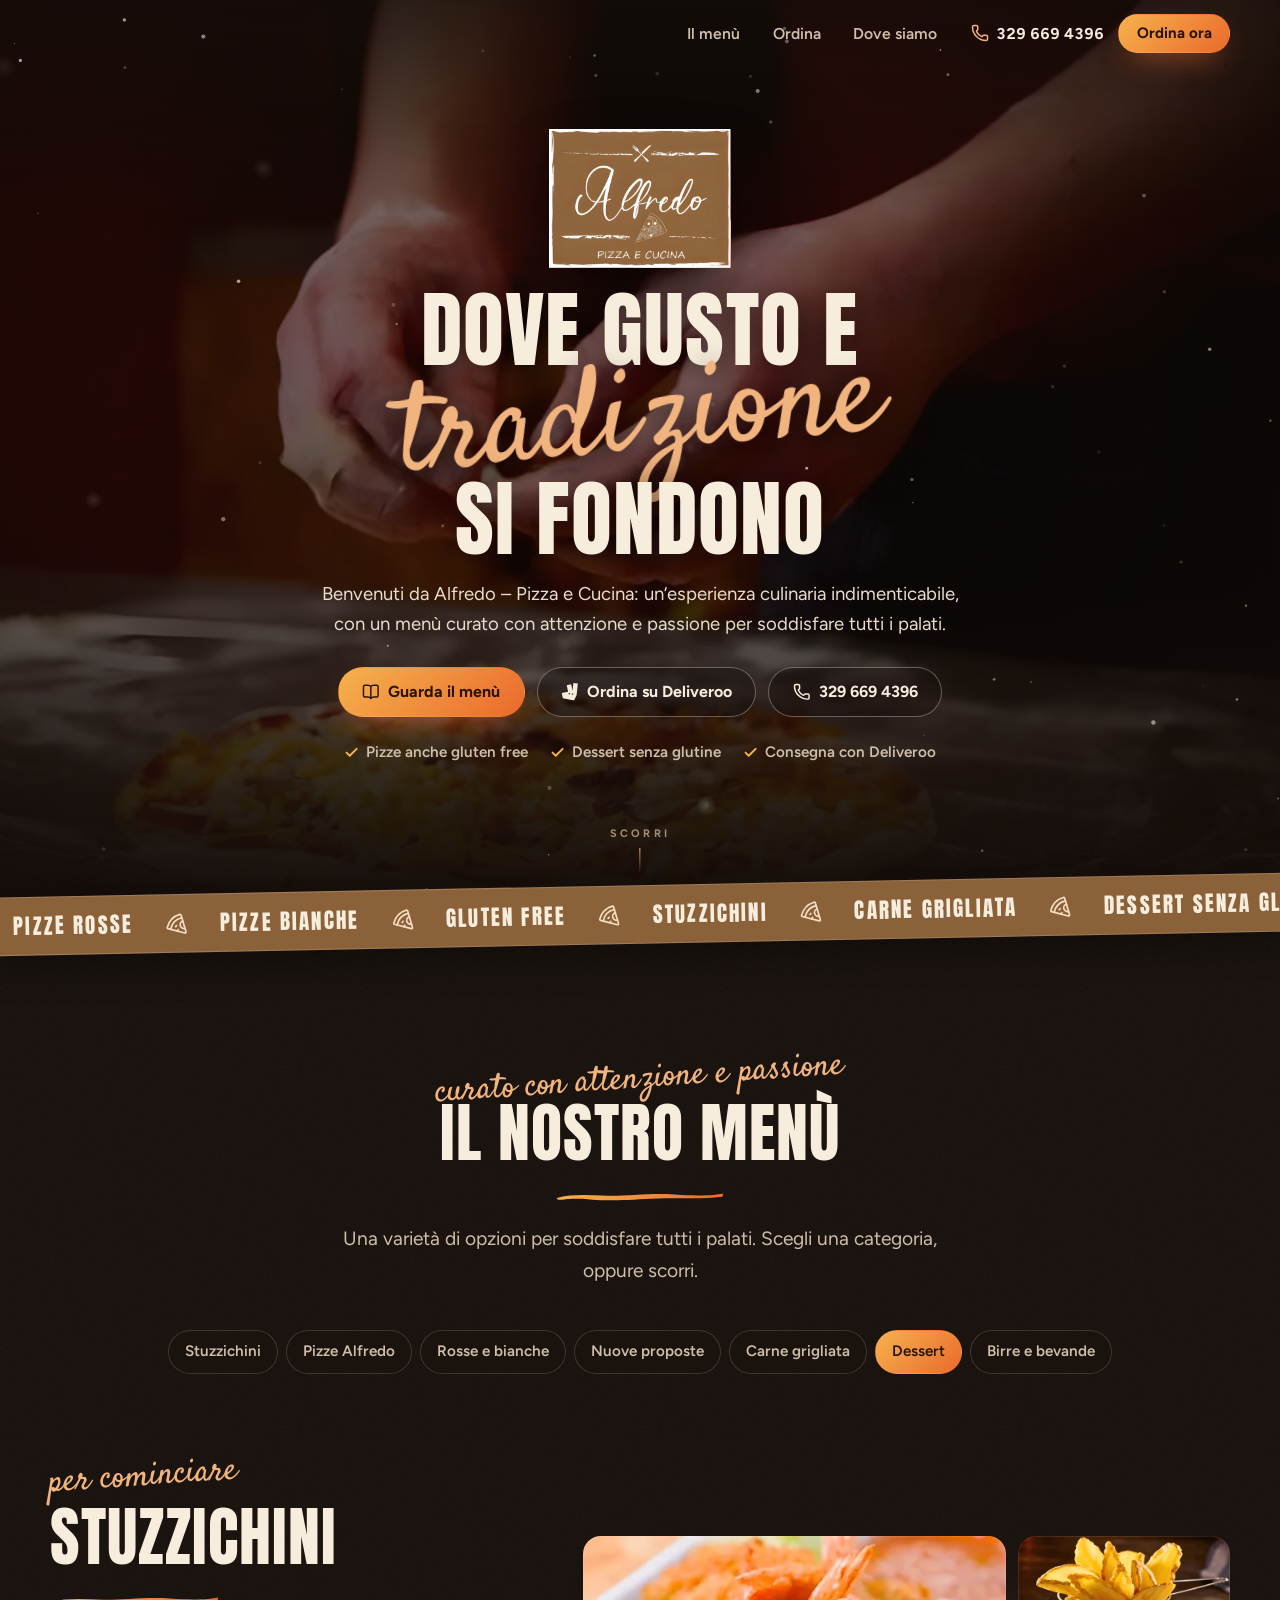
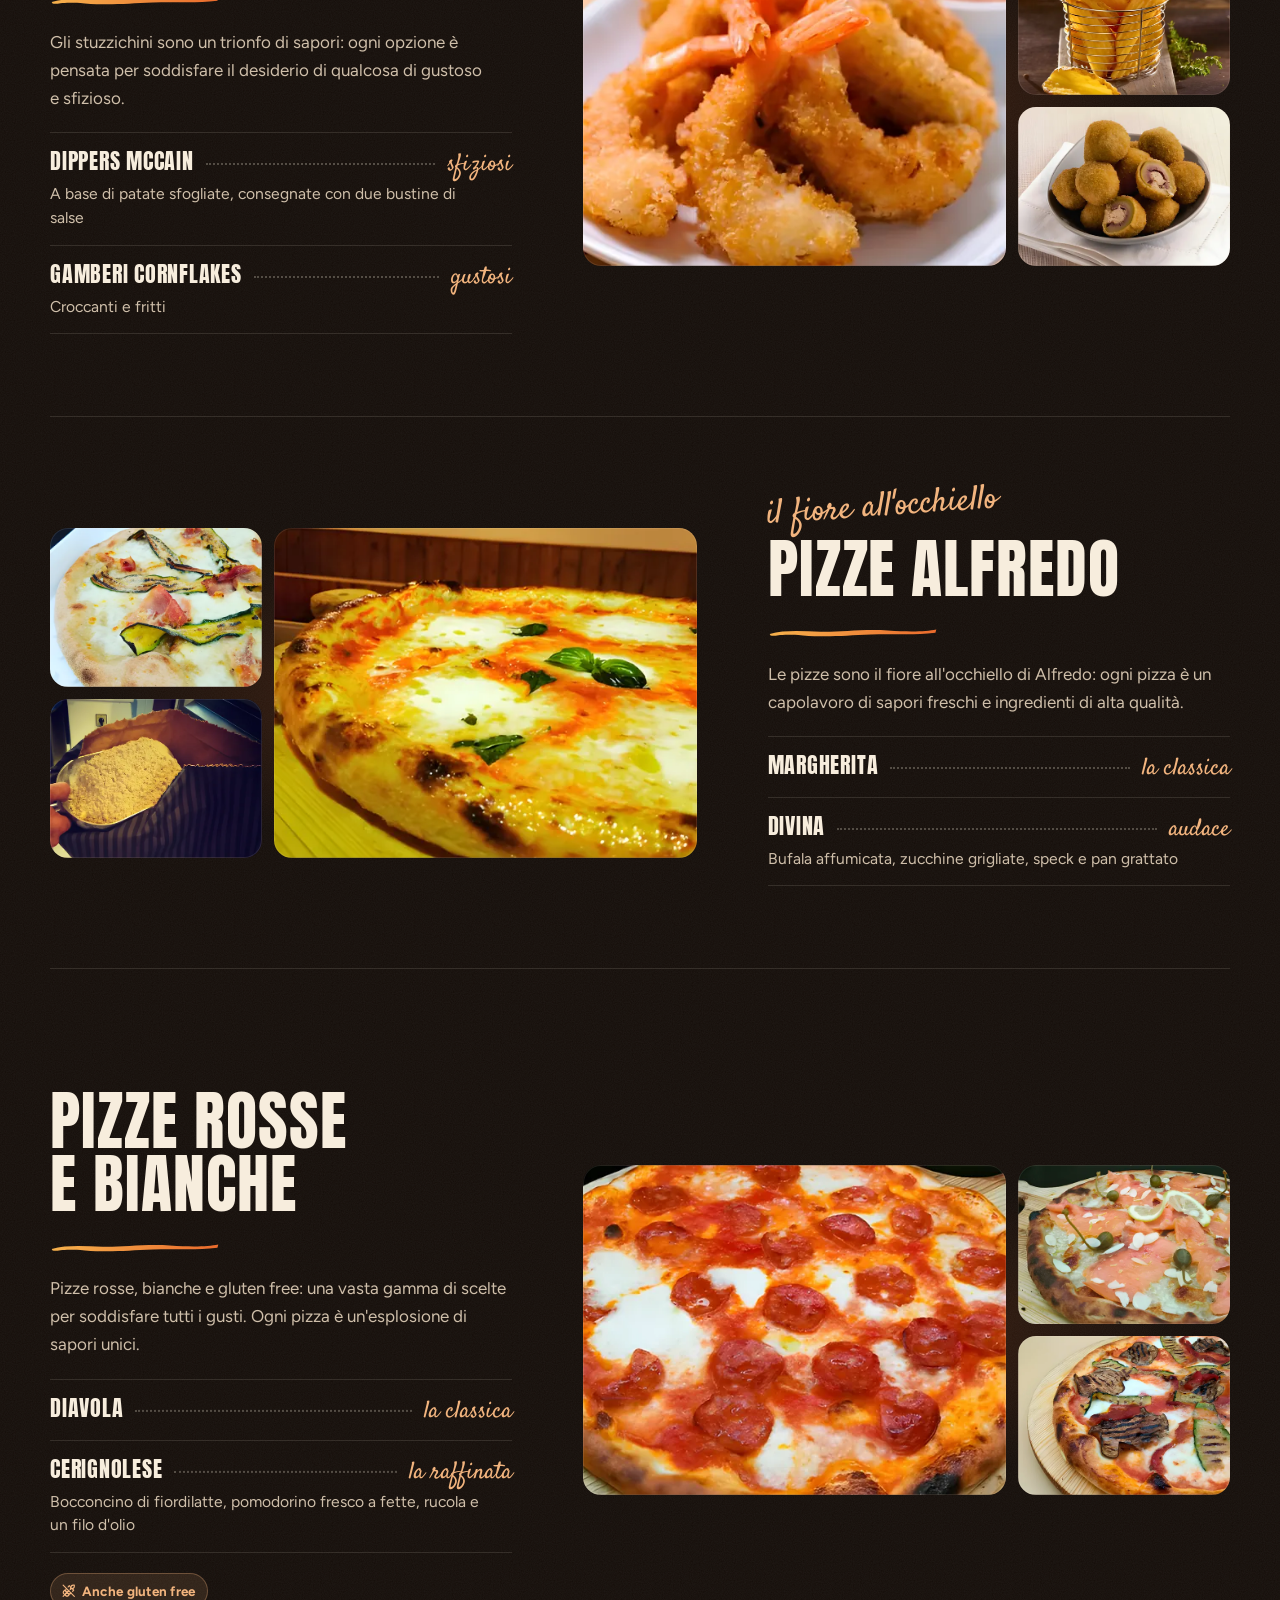
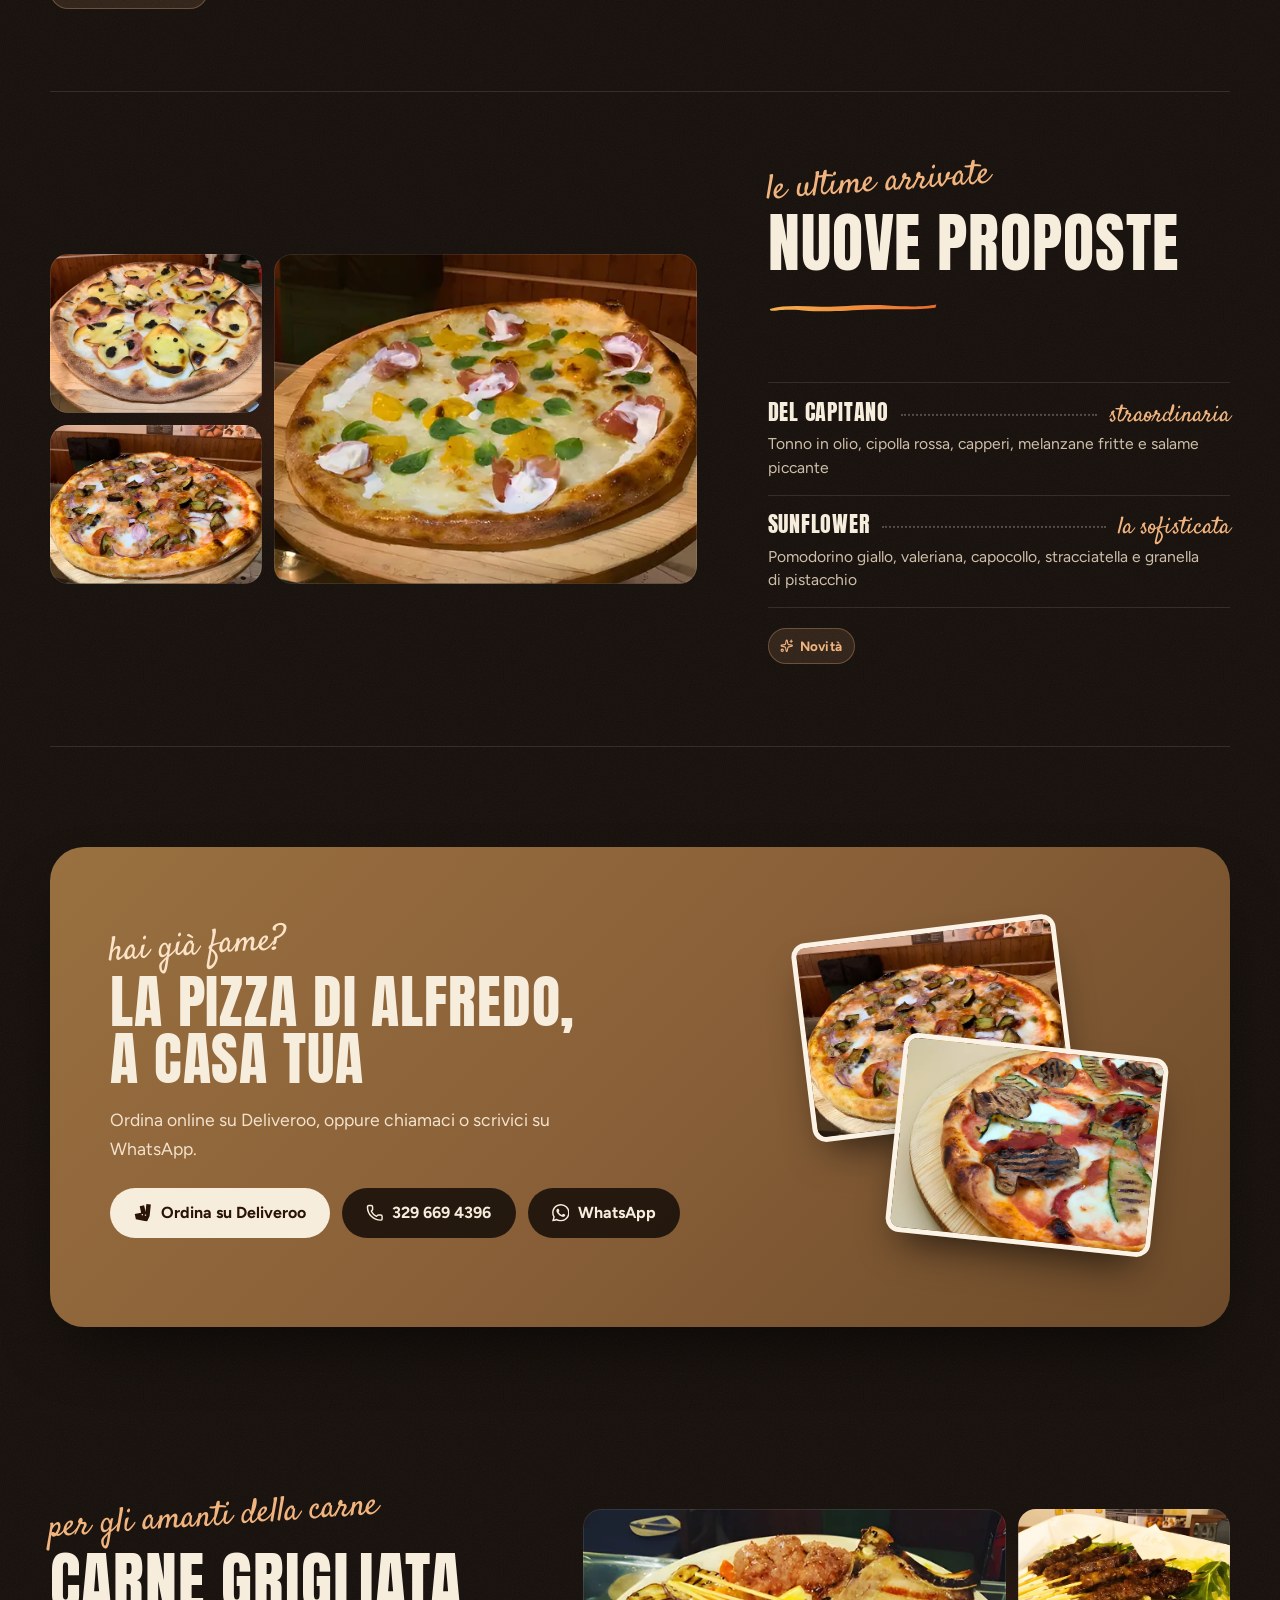
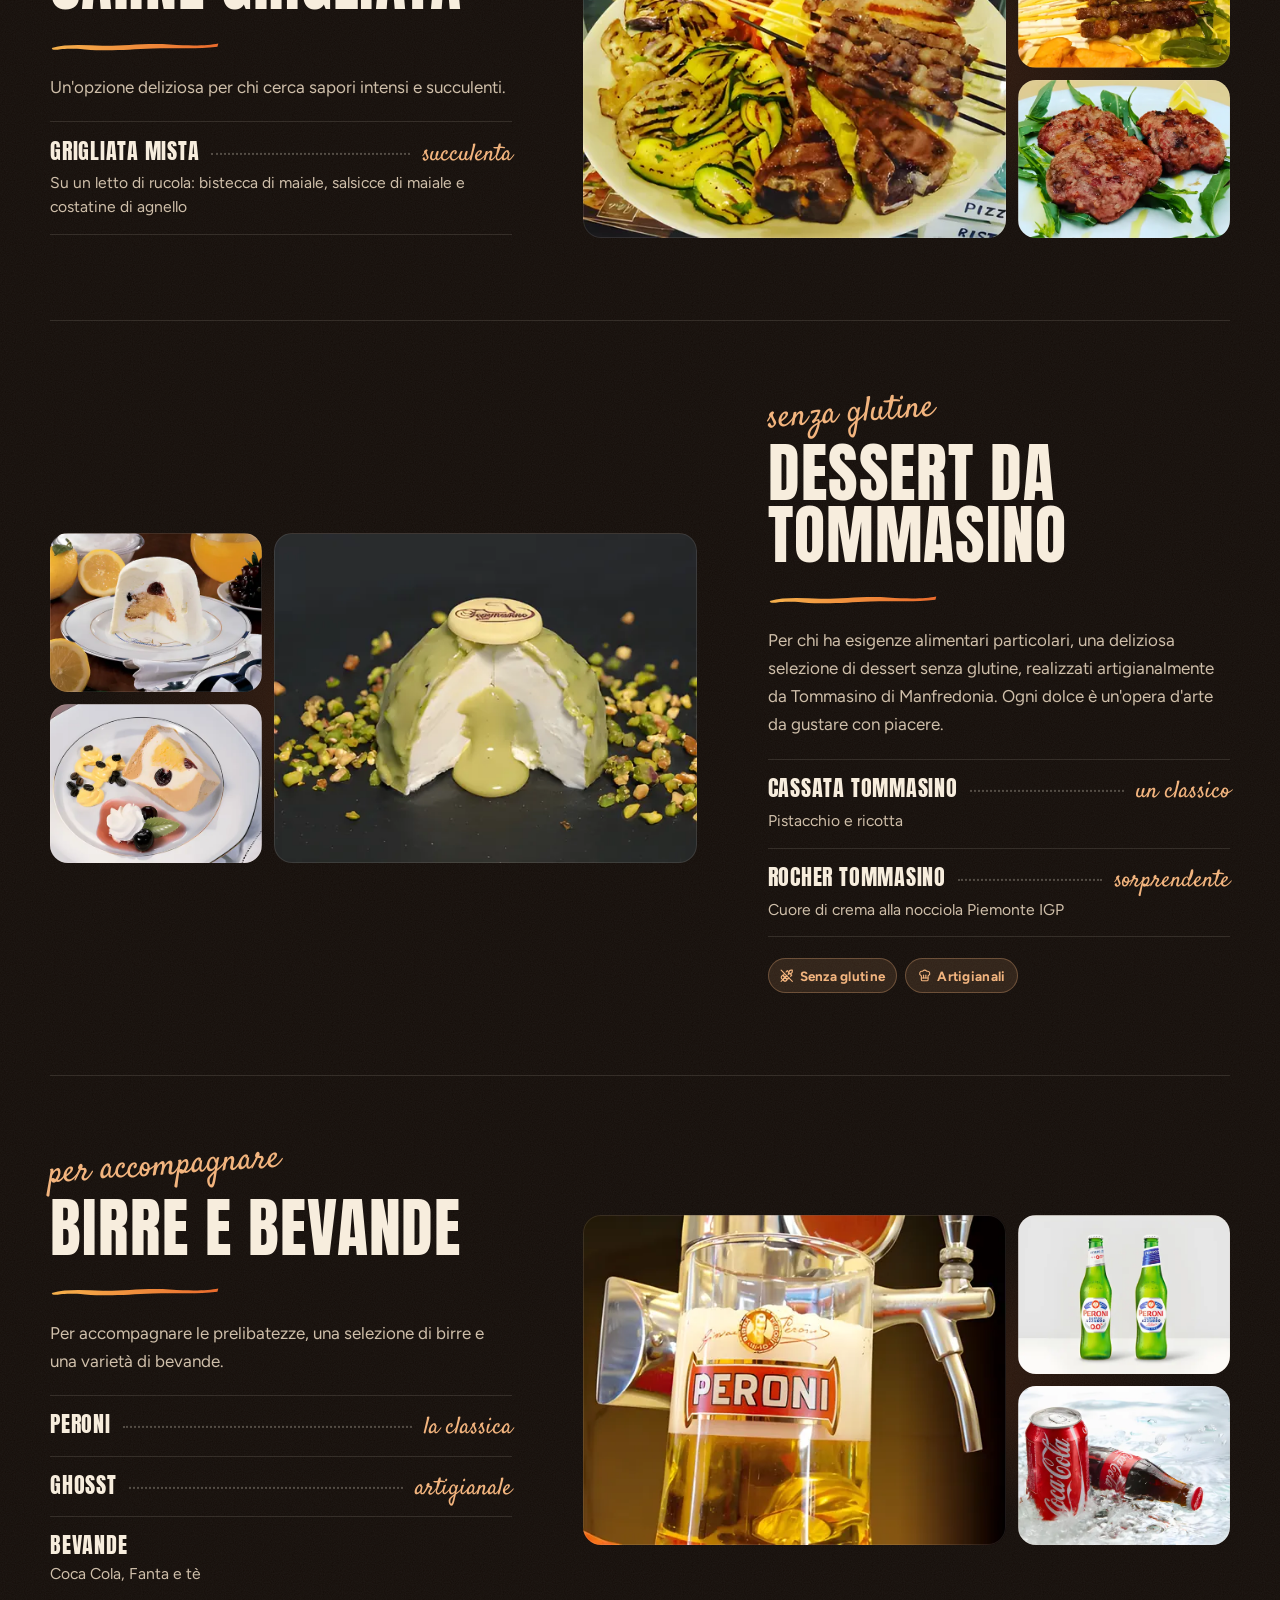
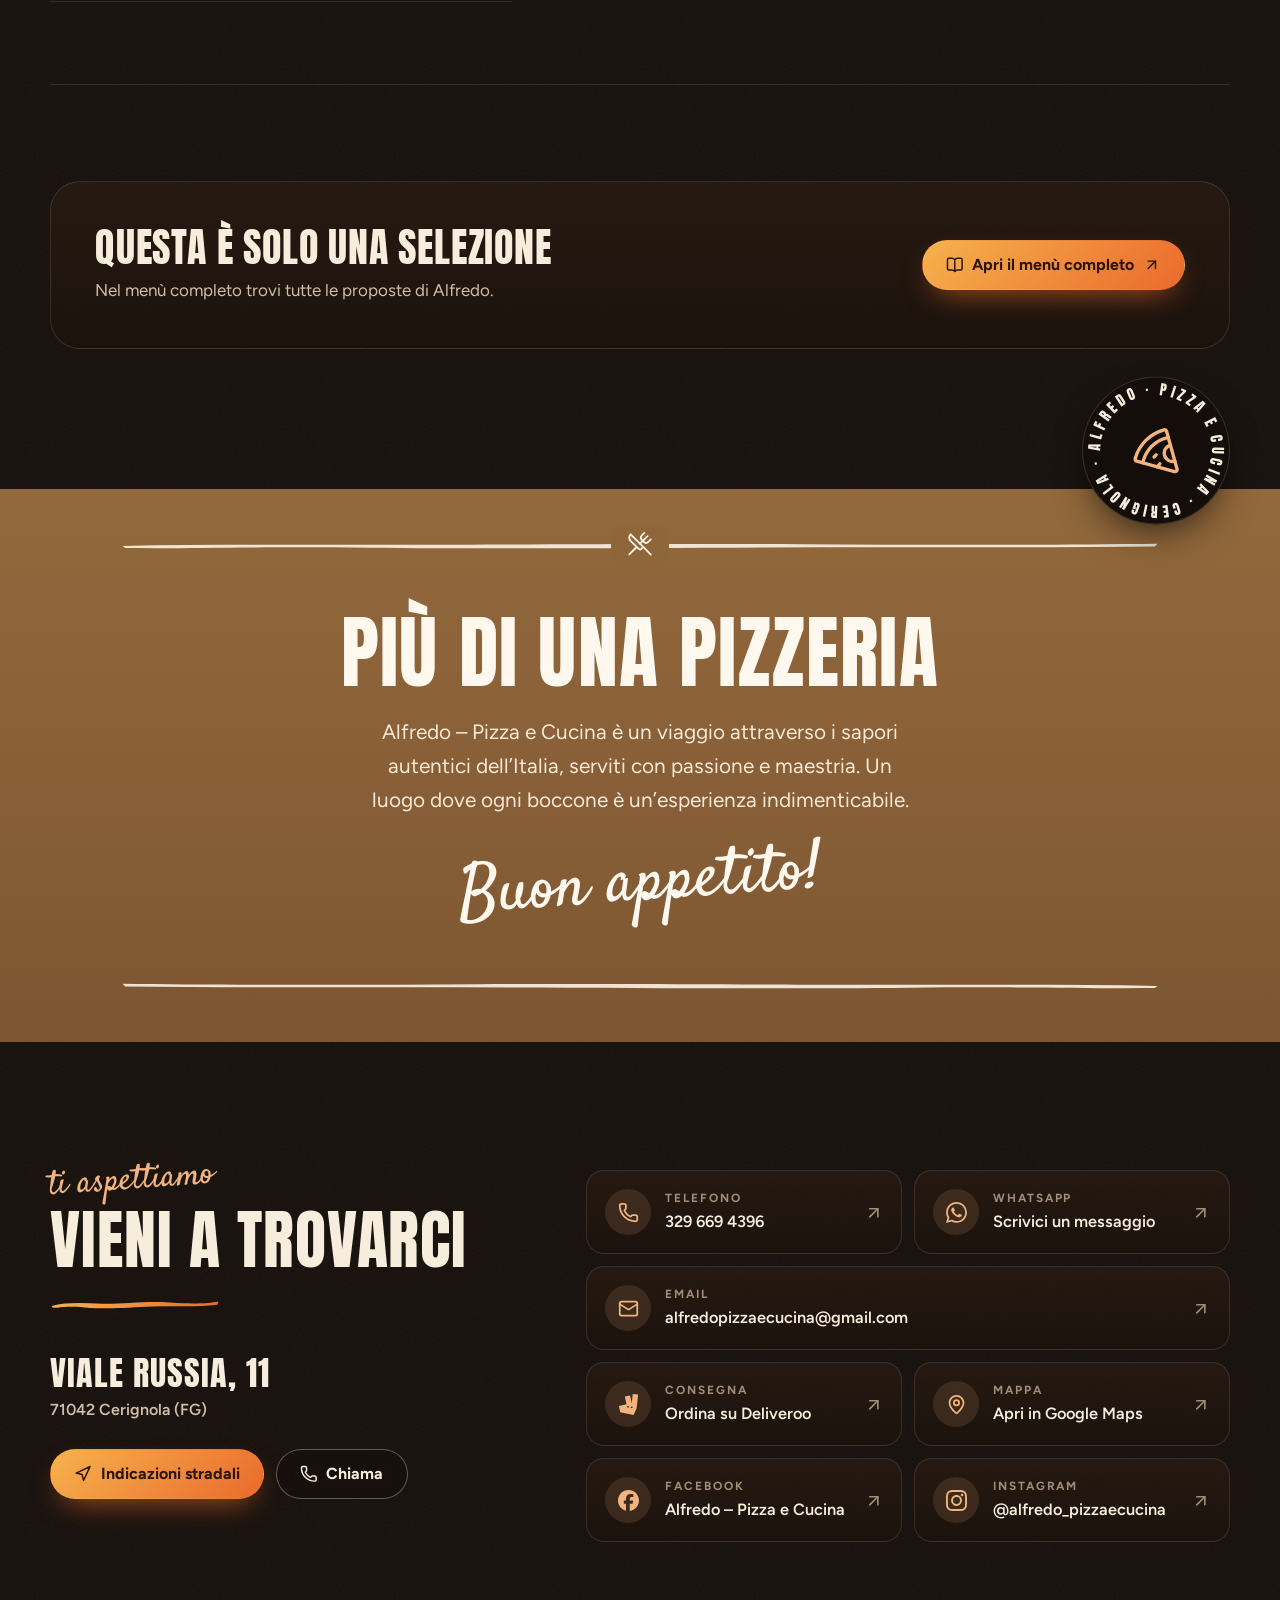
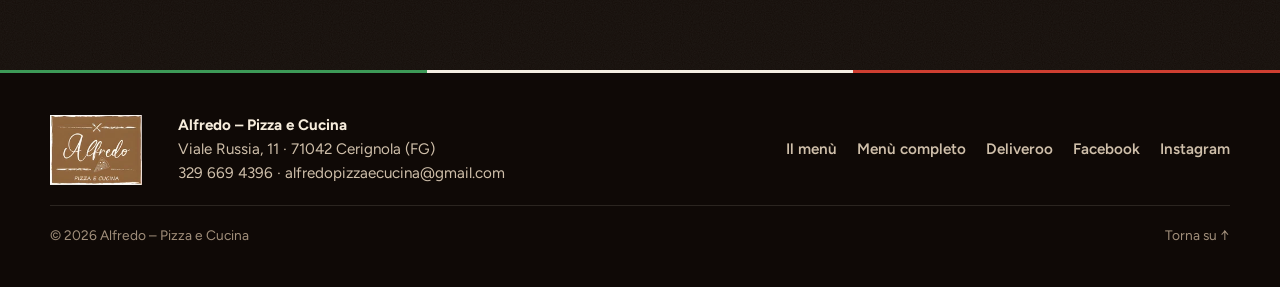
<file: index.html>
<!DOCTYPE html>
<html lang="it">
<head>
<meta charset="utf-8">
<meta name="viewport" content="width=device-width, initial-scale=1, viewport-fit=cover">
<title>Alfredo – Pizza e Cucina | Pizzeria a Cerignola</title>
<meta name="description" content="Alfredo – Pizza e Cucina, in Viale Russia 11 a Cerignola (FG): pizze rosse, bianche e gluten free, stuzzichini, carne grigliata, dessert senza glutine, birre. Ordina su Deliveroo o chiama il 329 669 4396.">
<meta name="theme-color" content="#140d09">
<link rel="canonical" href="https://alfredopizzaecucina.com/">

<meta property="og:type" content="restaurant">
<meta property="og:locale" content="it_IT">
<meta property="og:site_name" content="Alfredo – Pizza e Cucina">
<meta property="og:title" content="Alfredo – Pizza e Cucina | Pizzeria a Cerignola">
<meta property="og:description" content="Dove gusto e tradizione si fondono. Pizze, stuzzichini, carne grigliata e dessert senza glutine in Viale Russia 11, Cerignola.">
<meta property="og:url" content="https://alfredopizzaecucina.com/">
<meta property="og:image" content="https://alfredopizzaecucina.com/assets/img/og.jpg">
<meta property="og:image:width" content="1200">
<meta property="og:image:height" content="630">
<meta name="twitter:card" content="summary_large_image">

<link rel="icon" href="favicon.ico" sizes="32x32">
<link rel="icon" href="assets/img/icon-192.png" type="image/png" sizes="192x192">
<link rel="apple-touch-icon" href="assets/img/icon-180.png">

<!-- I caratteri e la foto della testata servono subito: si scaricano per primi -->
<link rel="preload" href="assets/fonts/anton-latin-400-normal.woff2" as="font" type="font/woff2" crossorigin>
<link rel="preload" href="assets/fonts/satisfy-latin-400-normal.woff2" as="font" type="font/woff2" crossorigin>
<link rel="preload" href="assets/fonts/figtree-latin-400-normal.woff2" as="font" type="font/woff2" crossorigin>
<link rel="preload" as="image" href="assets/img/hero-1800.webp" imagesrcset="assets/img/hero-1200.webp 1200w, assets/img/hero-1800.webp 1800w, assets/img/hero-2400.webp 2400w" imagesizes="(max-aspect-ratio: 16/9) 178vh, 100vw" fetchpriority="high">

<link rel="stylesheet" href="assets/css/alfredo.css?v=20261117">
<script>document.documentElement.classList.add('js');</script>
<script type="application/ld+json">{"@context":"https://schema.org","@type":"Restaurant","name":"Alfredo – Pizza e Cucina","url":"https://alfredopizzaecucina.com/","image":"https://alfredopizzaecucina.com/assets/img/og.jpg","logo":"https://alfredopizzaecucina.com/assets/img/logo-554.png","telephone":"+39 329 669 4396","email":"alfredopizzaecucina@gmail.com","servesCuisine":["Pizza","Italiana"],"address":{"@type":"PostalAddress","streetAddress":"Viale Russia, 11","postalCode":"71042","addressLocality":"Cerignola","addressRegion":"FG","addressCountry":"IT"},"hasMap":"https://maps.app.goo.gl/W4oKCNbsRnw3akcH8","hasMenu":"https://www.scoutmenu.it/dettagli-locale.php?id=1917","sameAs":["https://www.facebook.com/profile.php?id=100063572559343","https://www.instagram.com/alfredo_pizzaecucina/","https://deliveroo.it/it/menu/cerignola/cerignola/alfredo-pizza-e-cucina"]}</script>
</head>
<body>

<a class="skip" href="#menu">Vai al menù</a>

<!-- Icone: Lucide (licenza ISC) e Simple Icons (CC0) -->
<svg xmlns="http://www.w3.org/2000/svg" width="0" height="0" style="position:absolute" aria-hidden="true"><symbol id="i-phone" viewBox="0 0 24 24"><path d="M13.832 16.568a1 1 0 0 0 1.213-.303l.355-.465A2 2 0 0 1 17 15h3a2 2 0 0 1 2 2v3a2 2 0 0 1-2 2A18 18 0 0 1 2 4a2 2 0 0 1 2-2h3a2 2 0 0 1 2 2v3a2 2 0 0 1-.8 1.6l-.468.351a1 1 0 0 0-.292 1.233 14 14 0 0 0 6.392 6.384" /></symbol><symbol id="i-mail" viewBox="0 0 24 24"><path d="m22 7-8.991 5.727a2 2 0 0 1-2.009 0L2 7" /><rect x="2" y="4" width="20" height="16" rx="2" /></symbol><symbol id="i-map-pin" viewBox="0 0 24 24"><path d="M20 10c0 4.993-5.539 10.193-7.399 11.799a1 1 0 0 1-1.202 0C9.539 20.193 4 14.993 4 10a8 8 0 0 1 16 0" /><circle cx="12" cy="10" r="3" /></symbol><symbol id="i-navigation" viewBox="0 0 24 24"><polygon points="3 11 22 2 13 21 11 13 3 11" /></symbol><symbol id="i-arrow-up-right" viewBox="0 0 24 24"><path d="M7 7h10v10" /><path d="M7 17 17 7" /></symbol><symbol id="i-arrow-up" viewBox="0 0 24 24"><path d="m5 12 7-7 7 7" /><path d="M12 19V5" /></symbol><symbol id="i-chevron-left" viewBox="0 0 24 24"><path d="m15 18-6-6 6-6" /></symbol><symbol id="i-chevron-right" viewBox="0 0 24 24"><path d="m9 18 6-6-6-6" /></symbol><symbol id="i-x" viewBox="0 0 24 24"><path d="M18 6 6 18" /><path d="m6 6 12 12" /></symbol><symbol id="i-book-open" viewBox="0 0 24 24"><path d="M12 5v16" /><path d="M20.001 19A2 2 0 0022 17V5a2 2 0 00-1.999-2L16 3.002A5 5 0 0012 5a5 5 0 00-4-2H4a2 2 0 00-2 2v12a2 2 0 001.999 2H8a5 5 0 014 2 5 5 0 014-2z" /></symbol><symbol id="i-wheat-off" viewBox="0 0 24 24"><path d="m2 22 10-10" /><path d="m16 8-1.17 1.17" /><path d="M3.47 12.53 5 11l1.53 1.53a3.5 3.5 0 0 1 0 4.94L5 19l-1.53-1.53a3.5 3.5 0 0 1 0-4.94Z" /><path d="m8 8-.53.53a3.5 3.5 0 0 0 0 4.94L9 15l1.53-1.53c.55-.55.88-1.25.98-1.97" /><path d="M10.91 5.26c.15-.26.34-.51.56-.73L13 3l1.53 1.53a3.5 3.5 0 0 1 .28 4.62" /><path d="M20 2h2v2a4 4 0 0 1-4 4h-2V6a4 4 0 0 1 4-4Z" /><path d="M11.47 17.47 13 19l-1.53 1.53a3.5 3.5 0 0 1-4.94 0L5 19l1.53-1.53a3.5 3.5 0 0 1 4.94 0Z" /><path d="m16 16-.53.53a3.5 3.5 0 0 1-4.94 0L9 15l1.53-1.53a3.49 3.49 0 0 1 1.97-.98" /><path d="M18.74 13.09c.26-.15.51-.34.73-.56L21 11l-1.53-1.53a3.5 3.5 0 0 0-4.62-.28" /><line x1="2" x2="22" y1="2" y2="22" /></symbol><symbol id="i-bike" viewBox="0 0 24 24"><circle cx="18.5" cy="17.5" r="3.5" /><circle cx="5.5" cy="17.5" r="3.5" /><circle cx="15" cy="5" r="1" /><path d="M12 17.5V14l-3-3 4-3 2 3h2" /></symbol><symbol id="i-check" viewBox="0 0 24 24"><path d="M20 6 9 17l-5-5" /></symbol><symbol id="i-utensils-crossed" viewBox="0 0 24 24"><path d="m16 2-2.3 2.3a3 3 0 0 0 0 4.2l1.8 1.8a3 3 0 0 0 4.2 0L22 8" /><path d="M15 15 3.3 3.3a4.2 4.2 0 0 0 0 6l7.3 7.3c.7.7 2 .7 2.8 0L15 15Zm0 0 7 7" /><path d="m2.1 21.8 6.4-6.3" /><path d="m19 5-7 7" /></symbol><symbol id="i-pizza" viewBox="0 0 24 24"><path d="m12 14-1 1" /><path d="m13.75 18.25-1.25 1.42" /><path d="M17.775 5.654a15.68 15.68 0 0 0-12.121 12.12" /><path d="M18.8 9.3a1 1 0 0 0 2.1 7.7" /><path d="M21.964 20.732a1 1 0 0 1-1.232 1.232l-18-5a1 1 0 0 1-.695-1.232A19.68 19.68 0 0 1 15.732 2.037a1 1 0 0 1 1.232.695z" /></symbol><symbol id="i-sparkles" viewBox="0 0 24 24"><path d="M11.017 2.814a1 1 0 0 1 1.966 0l1.051 5.558a2 2 0 0 0 1.594 1.594l5.558 1.051a1 1 0 0 1 0 1.966l-5.558 1.051a2 2 0 0 0-1.594 1.594l-1.051 5.558a1 1 0 0 1-1.966 0l-1.051-5.558a2 2 0 0 0-1.594-1.594l-5.558-1.051a1 1 0 0 1 0-1.966l5.558-1.051a2 2 0 0 0 1.594-1.594z" /><path d="M20 2v4" /><path d="M22 4h-4" /><circle cx="4" cy="20" r="2" /></symbol><symbol id="i-chef-hat" viewBox="0 0 24 24"><path d="M10 11v5" /><path d="M14 11v5" /><path d="M6 12.65c0-.457-.316-.844-.727-1.041A4 4 0 017.52 4.034a1.53 1.53 0 001.367-.547 4 4 0 016.225 0 1.53 1.53 0 001.367.547 4 4 0 012.248 7.575c-.411.197-.727.584-.727 1.04V19a2 2 0 01-2 2H8a2 2 0 01-2-2z" /><path d="M6 16h12" /></symbol><symbol id="i-zoom-in" viewBox="0 0 24 24"><circle cx="11" cy="11" r="8" /><line x1="21" x2="16.65" y1="21" y2="16.65" /><line x1="11" x2="11" y1="8" y2="14" /><line x1="8" x2="14" y1="11" y2="11" /></symbol><symbol id="i-whatsapp" viewBox="0 0 24 24"><path d="M17.472 14.382c-.297-.149-1.758-.867-2.03-.967-.273-.099-.471-.148-.67.15-.197.297-.767.966-.94 1.164-.173.199-.347.223-.644.075-.297-.15-1.255-.463-2.39-1.475-.883-.788-1.48-1.761-1.653-2.059-.173-.297-.018-.458.13-.606.134-.133.298-.347.446-.52.149-.174.198-.298.298-.497.099-.198.05-.371-.025-.52-.075-.149-.669-1.612-.916-2.207-.242-.579-.487-.5-.669-.51-.173-.008-.371-.01-.57-.01-.198 0-.52.074-.792.372-.272.297-1.04 1.016-1.04 2.479 0 1.462 1.065 2.875 1.213 3.074.149.198 2.096 3.2 5.077 4.487.709.306 1.262.489 1.694.625.712.227 1.36.195 1.871.118.571-.085 1.758-.719 2.006-1.413.248-.694.248-1.289.173-1.413-.074-.124-.272-.198-.57-.347m-5.421 7.403h-.004a9.87 9.87 0 01-5.031-1.378l-.361-.214-3.741.982.998-3.648-.235-.374a9.86 9.86 0 01-1.51-5.26c.001-5.45 4.436-9.884 9.888-9.884 2.64 0 5.122 1.03 6.988 2.898a9.825 9.825 0 012.893 6.994c-.003 5.45-4.437 9.884-9.885 9.884m8.413-18.297A11.815 11.815 0 0012.05 0C5.495 0 .16 5.335.157 11.892c0 2.096.547 4.142 1.588 5.945L.057 24l6.305-1.654a11.882 11.882 0 005.683 1.448h.005c6.554 0 11.89-5.335 11.893-11.893a11.821 11.821 0 00-3.48-8.413Z"/></symbol><symbol id="i-facebook" viewBox="0 0 24 24"><path d="M9.101 23.691v-7.98H6.627v-3.667h2.474v-1.58c0-4.085 1.848-5.978 5.858-5.978.401 0 .955.042 1.468.103a8.68 8.68 0 0 1 1.141.195v3.325a8.623 8.623 0 0 0-.653-.036 26.805 26.805 0 0 0-.733-.009c-.707 0-1.259.096-1.675.309a1.686 1.686 0 0 0-.679.622c-.258.42-.374.995-.374 1.752v1.297h3.919l-.386 2.103-.287 1.564h-3.246v8.245C19.396 23.238 24 18.179 24 12.044c0-6.627-5.373-12-12-12s-12 5.373-12 12c0 5.628 3.874 10.35 9.101 11.647Z"/></symbol><symbol id="i-instagram" viewBox="0 0 24 24"><path d="M7.0301.084c-1.2768.0602-2.1487.264-2.911.5634-.7888.3075-1.4575.72-2.1228 1.3877-.6652.6677-1.075 1.3368-1.3802 2.127-.2954.7638-.4956 1.6365-.552 2.914-.0564 1.2775-.0689 1.6882-.0626 4.947.0062 3.2586.0206 3.6671.0825 4.9473.061 1.2765.264 2.1482.5635 2.9107.308.7889.72 1.4573 1.388 2.1228.6679.6655 1.3365 1.0743 2.1285 1.38.7632.295 1.6361.4961 2.9134.552 1.2773.056 1.6884.069 4.9462.0627 3.2578-.0062 3.668-.0207 4.9478-.0814 1.28-.0607 2.147-.2652 2.9098-.5633.7889-.3086 1.4578-.72 2.1228-1.3881.665-.6682 1.0745-1.3378 1.3795-2.1284.2957-.7632.4966-1.636.552-2.9124.056-1.2809.0692-1.6898.063-4.948-.0063-3.2583-.021-3.6668-.0817-4.9465-.0607-1.2797-.264-2.1487-.5633-2.9117-.3084-.7889-.72-1.4568-1.3876-2.1228C21.2982 1.33 20.628.9208 19.8378.6165 19.074.321 18.2017.1197 16.9244.0645 15.6471.0093 15.236-.005 11.977.0014 8.718.0076 8.31.0215 7.0301.0839m.1402 21.6932c-1.17-.0509-1.8053-.2453-2.2287-.408-.5606-.216-.96-.4771-1.3819-.895-.422-.4178-.6811-.8186-.9-1.378-.1644-.4234-.3624-1.058-.4171-2.228-.0595-1.2645-.072-1.6442-.079-4.848-.007-3.2037.0053-3.583.0607-4.848.05-1.169.2456-1.805.408-2.2282.216-.5613.4762-.96.895-1.3816.4188-.4217.8184-.6814 1.3783-.9003.423-.1651 1.0575-.3614 2.227-.4171 1.2655-.06 1.6447-.072 4.848-.079 3.2033-.007 3.5835.005 4.8495.0608 1.169.0508 1.8053.2445 2.228.408.5608.216.96.4754 1.3816.895.4217.4194.6816.8176.9005 1.3787.1653.4217.3617 1.056.4169 2.2263.0602 1.2655.0739 1.645.0796 4.848.0058 3.203-.0055 3.5834-.061 4.848-.051 1.17-.245 1.8055-.408 2.2294-.216.5604-.4763.96-.8954 1.3814-.419.4215-.8181.6811-1.3783.9-.4224.1649-1.0577.3617-2.2262.4174-1.2656.0595-1.6448.072-4.8493.079-3.2045.007-3.5825-.006-4.848-.0608M16.953 5.5864A1.44 1.44 0 1 0 18.39 4.144a1.44 1.44 0 0 0-1.437 1.4424M5.8385 12.012c.0067 3.4032 2.7706 6.1557 6.173 6.1493 3.4026-.0065 6.157-2.7701 6.1506-6.1733-.0065-3.4032-2.771-6.1565-6.174-6.1498-3.403.0067-6.156 2.771-6.1496 6.1738M8 12.0077a4 4 0 1 1 4.008 3.9921A3.9996 3.9996 0 0 1 8 12.0077"/></symbol><symbol id="i-deliveroo" viewBox="0 0 24 24"><path d="M16.861 0l-1.127 10.584L13.81 1.66 7.777 2.926l1.924 8.922-8.695 1.822 1.535 7.127L17.832 24l3.498-7.744L22.994.636 16.861 0zM11.39 13.61a.755.755 0 01.322.066c.208.093.56.29.63.592.103.434.004.799-.312 1.084v.002c-.315.284-.732.258-1.174.113-.441-.145-.637-.672-.47-1.309.124-.473.71-.544 1.004-.549zm4.142.548c.447-.012.832.186 1.05.543.217.357.107.75-.122 1.143h-.002c-.229.392-.83.445-1.422.16-.399-.193-.397-.684-.353-.983a.922.922 0 01.193-.447c.142-.177.381-.408.656-.416Z"/></symbol></svg>

<div id="progress" aria-hidden="true"></div>

<header class="nav" id="nav">
  <div class="wrap nav-in">
    <a class="brand" href="#top" aria-label="Alfredo – Pizza e Cucina: torna all'inizio">
      <img src="assets/img/logo-160.webp" width="160" height="122" alt="">
      <span class="brand-text"><b>Alfredo</b><i>Pizza e Cucina</i></span>
    </a>
    <nav class="nav-links" aria-label="Sezioni del sito">
      <a href="#menu">Il menù</a>
      <a href="#ordina">Ordina</a>
      <a href="#contatti">Dove siamo</a>
    </nav>
    <div class="nav-cta">
      <a class="nav-phone" href="tel:+393296694396" aria-label="Chiama il 329 669 4396"><svg class="ico" aria-hidden="true"><use href="#i-phone"/></svg><span>329 669 4396</span></a>
      <a class="btn btn-flame btn-sm" href="https://deliveroo.it/it/menu/cerignola/cerignola/alfredo-pizza-e-cucina" target="_blank" rel="noopener">Ordina ora</a>
    </div>
  </div>
</header>

<main id="top">

  <!-- ====================== Testata ====================== -->
  <section class="hero">
    <div class="hero-bg">
      <img src="assets/img/hero-1800.webp" srcset="assets/img/hero-1200.webp 1200w, assets/img/hero-1800.webp 1800w, assets/img/hero-2400.webp 2400w" sizes="(max-aspect-ratio: 16/9) 178vh, 100vw" width="2400" height="1350" alt="" fetchpriority="high" decoding="async">
    </div>
    <canvas class="farina" aria-hidden="true"></canvas>

    <div class="wrap hero-content">
      <img class="hero-logo" src="assets/img/logo-554.webp" width="554" height="424" alt="Alfredo – Pizza e Cucina">
      <h1 class="lockup">
        <span class="sr-only">Alfredo – Pizza e Cucina, pizzeria a Cerignola. </span>
        <span class="l l1">Dove gusto e</span>
        <span class="l l2">tradizione</span>
        <span class="l l3">si fondono</span>
      </h1>
      <p class="hero-lead">Benvenuti da Alfredo – Pizza e Cucina: un’esperienza culinaria indimenticabile, con un menù curato con attenzione e passione per soddisfare tutti i palati.</p>
      <div class="hero-actions">
        <a class="btn btn-flame" href="https://www.scoutmenu.it/dettagli-locale.php?id=1917" target="_blank" rel="noopener"><svg class="ico" aria-hidden="true"><use href="#i-book-open"/></svg>Guarda il menù</a>
        <a class="btn btn-ghost" href="https://deliveroo.it/it/menu/cerignola/cerignola/alfredo-pizza-e-cucina" target="_blank" rel="noopener"><svg class="ico brand-ico" aria-hidden="true"><use href="#i-deliveroo"/></svg>Ordina su Deliveroo</a>
        <a class="btn btn-ghost only-wide" href="tel:+393296694396"><svg class="ico" aria-hidden="true"><use href="#i-phone"/></svg>329 669 4396</a>
      </div>
      <ul class="hero-facts">
        <li><svg class="ico" aria-hidden="true"><use href="#i-check"/></svg>Pizze anche gluten free</li>
        <li><svg class="ico" aria-hidden="true"><use href="#i-check"/></svg>Dessert senza glutine</li>
        <li><svg class="ico" aria-hidden="true"><use href="#i-check"/></svg>Consegna con Deliveroo</li>
      </ul>
    </div>

    <a class="scroll-hint" href="#menu" aria-label="Scorri al menù">Scorri</a>
  </section>

  <!-- ====================== Nastro ====================== -->
  <div class="ticker" aria-hidden="true">
    <div class="ticker-track"><div class="ticker-set"><span>Pizze rosse<svg class="ico" aria-hidden="true"><use href="#i-pizza"/></svg></span><span>Pizze bianche<svg class="ico" aria-hidden="true"><use href="#i-pizza"/></svg></span><span>Gluten free<svg class="ico" aria-hidden="true"><use href="#i-pizza"/></svg></span><span>Stuzzichini<svg class="ico" aria-hidden="true"><use href="#i-pizza"/></svg></span><span>Carne grigliata<svg class="ico" aria-hidden="true"><use href="#i-pizza"/></svg></span><span>Dessert senza glutine<svg class="ico" aria-hidden="true"><use href="#i-pizza"/></svg></span><span>Birre e bevande<svg class="ico" aria-hidden="true"><use href="#i-pizza"/></svg></span></div><div class="ticker-set"><span>Pizze rosse<svg class="ico" aria-hidden="true"><use href="#i-pizza"/></svg></span><span>Pizze bianche<svg class="ico" aria-hidden="true"><use href="#i-pizza"/></svg></span><span>Gluten free<svg class="ico" aria-hidden="true"><use href="#i-pizza"/></svg></span><span>Stuzzichini<svg class="ico" aria-hidden="true"><use href="#i-pizza"/></svg></span><span>Carne grigliata<svg class="ico" aria-hidden="true"><use href="#i-pizza"/></svg></span><span>Dessert senza glutine<svg class="ico" aria-hidden="true"><use href="#i-pizza"/></svg></span><span>Birre e bevande<svg class="ico" aria-hidden="true"><use href="#i-pizza"/></svg></span></div></div>
  </div>

  <!-- ====================== Menù ====================== -->
  <section class="menu wrap" id="menu">
    <header class="section-head center">
      <span class="script" data-r>curato con attenzione e passione</span>
      <h2 class="display stroke" data-r style="--d:1">Il nostro menù</h2>
      <p class="lede" data-r style="--d:2">Una varietà di opzioni per soddisfare tutti i palati. Scegli una categoria, oppure scorri.</p>
    </header>

    <nav class="chips" aria-label="Categorie del menù">
      <ul>
        <li><a href="#stuzzichini">Stuzzichini</a></li>
        <li><a href="#pizze-alfredo">Pizze Alfredo</a></li>
        <li><a href="#pizze-rosse-bianche">Rosse e bianche</a></li>
        <li><a href="#nuove-proposte">Nuove proposte</a></li>
        <li><a href="#carne-grigliata">Carne grigliata</a></li>
        <li><a href="#dessert">Dessert</a></li>
        <li><a href="#birre-bevande">Birre e bevande</a></li>
      </ul>
    </nav>

    <article class="cat" id="stuzzichini">
      <div class="cat-text">
        <header class="cat-head">
          <span class="script" data-r>per cominciare</span>
          <h3 class="display stroke" data-r style="--d:1">Stuzzichini</h3>
        </header>
        <div class="cat-body">
          <p data-r style="--d:2">Gli stuzzichini sono un trionfo di sapori: ogni opzione è pensata per soddisfare il desiderio di qualcosa di gustoso e sfizioso.</p>
          <ul class="dishes" data-r style="--d:3">
          <li>
            <div class="dish-row"><h4>Dippers McCain</h4><i class="dots" aria-hidden="true"></i><em>sfiziosi</em></div>
            <p>A base di patate sfogliate, consegnate con due bustine di salse</p>
          </li>
          <li>
            <div class="dish-row"><h4>Gamberi cornflakes</h4><i class="dots" aria-hidden="true"></i><em>gustosi</em></div>
            <p>Croccanti e fritti</p>
          </li>
          </ul>
        </div>
      </div>
      <div class="mosaic">
        <a class="ph big" href="assets/img/stuzzichini-1-1400.webp" data-r style="--d:0">
          <img src="assets/img/stuzzichini-1-520.webp" srcset="assets/img/stuzzichini-1-520.webp 520w, assets/img/stuzzichini-1-1000.webp 1000w" sizes="(max-width: 860px) 92vw, 440px" width="1000" height="750" loading="lazy" decoding="async" alt="Gamberi impanati e fritti">
        </a>
        <a class="ph" href="assets/img/stuzzichini-2-1400.webp" data-r style="--d:1">
          <img src="assets/img/stuzzichini-2-520.webp" srcset="assets/img/stuzzichini-2-520.webp 520w, assets/img/stuzzichini-2-1000.webp 1000w" sizes="(max-width: 860px) 46vw, 220px" width="1000" height="750" loading="lazy" decoding="async" alt="Patate sfogliate fritte">
        </a>
        <a class="ph" href="assets/img/stuzzichini-3-1400.webp" data-r style="--d:2">
          <img src="assets/img/stuzzichini-3-520.webp" srcset="assets/img/stuzzichini-3-520.webp 520w, assets/img/stuzzichini-3-1000.webp 1000w" sizes="(max-width: 860px) 46vw, 220px" width="1000" height="750" loading="lazy" decoding="async" alt="Olive ripiene fritte">
        </a>
      </div>
    </article>

    <article class="cat flip" id="pizze-alfredo">
      <div class="cat-text">
        <header class="cat-head">
          <span class="script" data-r>il fiore all'occhiello</span>
          <h3 class="display stroke" data-r style="--d:1">Pizze Alfredo</h3>
        </header>
        <div class="cat-body">
          <p data-r style="--d:2">Le pizze sono il fiore all'occhiello di Alfredo: ogni pizza è un capolavoro di sapori freschi e ingredienti di alta qualità.</p>
          <ul class="dishes" data-r style="--d:3">
          <li>
            <div class="dish-row"><h4>Margherita</h4><i class="dots" aria-hidden="true"></i><em>la classica</em></div>
          </li>
          <li>
            <div class="dish-row"><h4>Divina</h4><i class="dots" aria-hidden="true"></i><em>audace</em></div>
            <p>Bufala affumicata, zucchine grigliate, speck e pan grattato</p>
          </li>
          </ul>
        </div>
      </div>
      <div class="mosaic">
        <a class="ph big" href="assets/img/pizze-alfredo-2-1400.webp" data-r style="--d:0">
          <img src="assets/img/pizze-alfredo-2-520.webp" srcset="assets/img/pizze-alfredo-2-520.webp 520w, assets/img/pizze-alfredo-2-1000.webp 1000w" sizes="(max-width: 860px) 92vw, 440px" width="1000" height="750" loading="lazy" decoding="async" alt="Pizza Margherita con basilico">
        </a>
        <a class="ph" href="assets/img/pizze-alfredo-1-1400.webp" data-r style="--d:1">
          <img src="assets/img/pizze-alfredo-1-520.webp" srcset="assets/img/pizze-alfredo-1-520.webp 520w, assets/img/pizze-alfredo-1-1000.webp 1000w" sizes="(max-width: 860px) 46vw, 220px" width="1000" height="750" loading="lazy" decoding="async" alt="Pizza con zucchine grigliate e speck">
        </a>
        <a class="ph" href="assets/img/pizze-alfredo-3-1400.webp" data-r style="--d:2">
          <img src="assets/img/pizze-alfredo-3-520.webp" srcset="assets/img/pizze-alfredo-3-520.webp 520w, assets/img/pizze-alfredo-3-1000.webp 1000w" sizes="(max-width: 860px) 46vw, 220px" width="1000" height="750" loading="lazy" decoding="async" alt="Farina per l'impasto">
        </a>
      </div>
    </article>

    <article class="cat" id="pizze-rosse-bianche">
      <div class="cat-text">
        <header class="cat-head">
          <span class="script" data-r>per tutti i gusti</span>
          <h3 class="display stroke" data-r style="--d:1">Pizze rosse e bianche</h3>
        </header>
        <div class="cat-body">
          <p data-r style="--d:2">Pizze rosse, bianche e gluten free: una vasta gamma di scelte per soddisfare tutti i gusti. Ogni pizza è un'esplosione di sapori unici.</p>
          <ul class="dishes" data-r style="--d:3">
          <li>
            <div class="dish-row"><h4>Diavola</h4><i class="dots" aria-hidden="true"></i><em>la classica</em></div>
          </li>
          <li>
            <div class="dish-row"><h4>Cerignolese</h4><i class="dots" aria-hidden="true"></i><em>la raffinata</em></div>
            <p>Bocconcino di fiordilatte, pomodorino fresco a fette, rucola e un filo d'olio</p>
          </li>
          </ul>
          <div class="tags" data-r style="--d:4"><span class="tag"><svg class="ico" aria-hidden="true"><use href="#i-wheat-off"/></svg>Anche gluten free</span></div>
        </div>
      </div>
      <div class="mosaic">
        <a class="ph big" href="assets/img/pizze-rosse-bianche-2-1400.webp" data-r style="--d:0">
          <img src="assets/img/pizze-rosse-bianche-2-520.webp" srcset="assets/img/pizze-rosse-bianche-2-520.webp 520w, assets/img/pizze-rosse-bianche-2-1000.webp 1000w" sizes="(max-width: 860px) 92vw, 440px" width="1000" height="750" loading="lazy" decoding="async" alt="Pizza con salame piccante">
        </a>
        <a class="ph" href="assets/img/pizze-rosse-bianche-1-1400.webp" data-r style="--d:1">
          <img src="assets/img/pizze-rosse-bianche-1-520.webp" srcset="assets/img/pizze-rosse-bianche-1-520.webp 520w, assets/img/pizze-rosse-bianche-1-1000.webp 1000w" sizes="(max-width: 860px) 46vw, 220px" width="1000" height="750" loading="lazy" decoding="async" alt="Pizza bianca con salmone, capperi e limone">
        </a>
        <a class="ph" href="assets/img/pizze-rosse-bianche-3-1400.webp" data-r style="--d:2">
          <img src="assets/img/pizze-rosse-bianche-3-520.webp" srcset="assets/img/pizze-rosse-bianche-3-520.webp 520w, assets/img/pizze-rosse-bianche-3-1000.webp 1000w" sizes="(max-width: 860px) 46vw, 220px" width="1000" height="750" loading="lazy" decoding="async" alt="Pizza rossa con verdure grigliate">
        </a>
      </div>
    </article>

    <article class="cat flip" id="nuove-proposte">
      <div class="cat-text">
        <header class="cat-head">
          <span class="script" data-r>le ultime arrivate</span>
          <h3 class="display stroke" data-r style="--d:1">Nuove proposte</h3>
        </header>
        <div class="cat-body">
          <p data-r style="--d:2">Le ultime aggiunte al menù includono pizze straordinarie.</p>
          <ul class="dishes" data-r style="--d:3">
          <li>
            <div class="dish-row"><h4>Del Capitano</h4><i class="dots" aria-hidden="true"></i><em>straordinaria</em></div>
            <p>Tonno in olio, cipolla rossa, capperi, melanzane fritte e salame piccante</p>
          </li>
          <li>
            <div class="dish-row"><h4>Sunflower</h4><i class="dots" aria-hidden="true"></i><em>la sofisticata</em></div>
            <p>Pomodorino giallo, valeriana, capocollo, stracciatella e granella di pistacchio</p>
          </li>
          </ul>
          <div class="tags" data-r style="--d:4"><span class="tag"><svg class="ico" aria-hidden="true"><use href="#i-sparkles"/></svg>Novità</span></div>
        </div>
      </div>
      <div class="mosaic">
        <a class="ph big" href="assets/img/nuove-proposte-2-1400.webp" data-r style="--d:0">
          <img src="assets/img/nuove-proposte-2-520.webp" srcset="assets/img/nuove-proposte-2-520.webp 520w, assets/img/nuove-proposte-2-1000.webp 1000w" sizes="(max-width: 860px) 92vw, 440px" width="1000" height="750" loading="lazy" decoding="async" alt="Pizza con pomodorini gialli, capocollo e stracciatella">
        </a>
        <a class="ph" href="assets/img/nuove-proposte-1-1400.webp" data-r style="--d:1">
          <img src="assets/img/nuove-proposte-1-520.webp" srcset="assets/img/nuove-proposte-1-520.webp 520w, assets/img/nuove-proposte-1-1000.webp 1000w" sizes="(max-width: 860px) 46vw, 220px" width="1000" height="750" loading="lazy" decoding="async" alt="Pizza bianca con patate">
        </a>
        <a class="ph" href="assets/img/nuove-proposte-3-1400.webp" data-r style="--d:2">
          <img src="assets/img/nuove-proposte-3-520.webp" srcset="assets/img/nuove-proposte-3-520.webp 520w, assets/img/nuove-proposte-3-1000.webp 1000w" sizes="(max-width: 860px) 46vw, 220px" width="1000" height="750" loading="lazy" decoding="async" alt="Pizza con melanzane e cipolla rossa">
        </a>
      </div>
    </article>

    <!-- Fascia: ordina -->
    <aside class="order" id="ordina">
      <div>
        <span class="script" data-r>hai già fame?</span>
        <h2 class="display" data-r style="--d:1">La pizza di Alfredo, a casa tua</h2>
        <p data-r style="--d:2">Ordina online su Deliveroo, oppure chiamaci o scrivici su WhatsApp.</p>
        <div class="order-actions" data-r style="--d:3">
          <a class="btn btn-cream" href="https://deliveroo.it/it/menu/cerignola/cerignola/alfredo-pizza-e-cucina" target="_blank" rel="noopener"><svg class="ico brand-ico" aria-hidden="true"><use href="#i-deliveroo"/></svg>Ordina su Deliveroo</a>
          <a class="btn btn-dark" href="tel:+393296694396"><svg class="ico" aria-hidden="true"><use href="#i-phone"/></svg>329 669 4396</a>
          <a class="btn btn-dark" href="https://wa.me/393296694396" target="_blank" rel="noopener"><svg class="ico brand-ico" aria-hidden="true"><use href="#i-whatsapp"/></svg>WhatsApp</a>
        </div>
      </div>
      <div class="stack" data-r="r" aria-hidden="true">
        <img src="assets/img/nuove-proposte-3-520.webp" width="520" height="390" loading="lazy" decoding="async" alt="">
        <img src="assets/img/pizze-rosse-bianche-3-520.webp" width="520" height="390" loading="lazy" decoding="async" alt="">
      </div>
    </aside>

    <article class="cat" id="carne-grigliata">
      <div class="cat-text">
        <header class="cat-head">
          <span class="script" data-r>per gli amanti della carne</span>
          <h3 class="display stroke" data-r style="--d:1">Carne grigliata</h3>
        </header>
        <div class="cat-body">
          <p data-r style="--d:2">Un'opzione deliziosa per chi cerca sapori intensi e succulenti.</p>
          <ul class="dishes" data-r style="--d:3">
          <li>
            <div class="dish-row"><h4>Grigliata mista</h4><i class="dots" aria-hidden="true"></i><em>succulenta</em></div>
            <p>Su un letto di rucola: bistecca di maiale, salsicce di maiale e costatine di agnello</p>
          </li>
          </ul>
        </div>
      </div>
      <div class="mosaic">
        <a class="ph big" href="assets/img/carne-grigliata-1-1400.webp" data-r style="--d:0">
          <img src="assets/img/carne-grigliata-1-520.webp" srcset="assets/img/carne-grigliata-1-520.webp 520w, assets/img/carne-grigliata-1-1000.webp 1000w" sizes="(max-width: 860px) 92vw, 440px" width="1000" height="750" loading="lazy" decoding="async" alt="Grigliata mista con verdure">
        </a>
        <a class="ph" href="assets/img/carne-grigliata-2-1400.webp" data-r style="--d:1">
          <img src="assets/img/carne-grigliata-2-520.webp" srcset="assets/img/carne-grigliata-2-520.webp 520w, assets/img/carne-grigliata-2-1000.webp 1000w" sizes="(max-width: 860px) 46vw, 220px" width="1000" height="750" loading="lazy" decoding="async" alt="Spiedini di carne alla griglia">
        </a>
        <a class="ph" href="assets/img/carne-grigliata-3-1400.webp" data-r style="--d:2">
          <img src="assets/img/carne-grigliata-3-520.webp" srcset="assets/img/carne-grigliata-3-520.webp 520w, assets/img/carne-grigliata-3-1000.webp 1000w" sizes="(max-width: 860px) 46vw, 220px" width="1000" height="750" loading="lazy" decoding="async" alt="Carne alla griglia su un letto di rucola">
        </a>
      </div>
    </article>

    <article class="cat flip" id="dessert">
      <div class="cat-text">
        <header class="cat-head">
          <span class="script" data-r>senza glutine</span>
          <h3 class="display stroke" data-r style="--d:1">Dessert da Tommasino</h3>
        </header>
        <div class="cat-body">
          <p data-r style="--d:2">Per chi ha esigenze alimentari particolari, una deliziosa selezione di dessert senza glutine, realizzati artigianalmente da Tommasino di Manfredonia. Ogni dolce è un'opera d'arte da gustare con piacere.</p>
          <ul class="dishes" data-r style="--d:3">
          <li>
            <div class="dish-row"><h4>Cassata Tommasino</h4><i class="dots" aria-hidden="true"></i><em>un classico</em></div>
            <p>Pistacchio e ricotta</p>
          </li>
          <li>
            <div class="dish-row"><h4>Rocher Tommasino</h4><i class="dots" aria-hidden="true"></i><em>sorprendente</em></div>
            <p>Cuore di crema alla nocciola Piemonte IGP</p>
          </li>
          </ul>
          <div class="tags" data-r style="--d:4"><span class="tag"><svg class="ico" aria-hidden="true"><use href="#i-wheat-off"/></svg>Senza glutine</span><span class="tag"><svg class="ico" aria-hidden="true"><use href="#i-chef-hat"/></svg>Artigianali</span></div>
        </div>
      </div>
      <div class="mosaic">
        <a class="ph big" href="assets/img/dessert-2-1400.webp" data-r style="--d:0">
          <img src="assets/img/dessert-2-520.webp" srcset="assets/img/dessert-2-520.webp 520w, assets/img/dessert-2-1000.webp 1000w" sizes="(max-width: 860px) 92vw, 440px" width="1000" height="750" loading="lazy" decoding="async" alt="Dessert al pistacchio">
        </a>
        <a class="ph" href="assets/img/dessert-1-1400.webp" data-r style="--d:1">
          <img src="assets/img/dessert-1-520.webp" srcset="assets/img/dessert-1-520.webp 520w, assets/img/dessert-1-1000.webp 1000w" sizes="(max-width: 860px) 46vw, 220px" width="1000" height="750" loading="lazy" decoding="async" alt="Semifreddo con limoni">
        </a>
        <a class="ph" href="assets/img/dessert-3-1400.webp" data-r style="--d:2">
          <img src="assets/img/dessert-3-520.webp" srcset="assets/img/dessert-3-520.webp 520w, assets/img/dessert-3-1000.webp 1000w" sizes="(max-width: 860px) 46vw, 220px" width="1000" height="750" loading="lazy" decoding="async" alt="Semifreddo con amarene">
        </a>
      </div>
    </article>

    <article class="cat" id="birre-bevande">
      <div class="cat-text">
        <header class="cat-head">
          <span class="script" data-r>per accompagnare</span>
          <h3 class="display stroke" data-r style="--d:1">Birre e bevande</h3>
        </header>
        <div class="cat-body">
          <p data-r style="--d:2">Per accompagnare le prelibatezze, una selezione di birre e una varietà di bevande.</p>
          <ul class="dishes" data-r style="--d:3">
          <li>
            <div class="dish-row"><h4>Peroni</h4><i class="dots" aria-hidden="true"></i><em>la classica</em></div>
          </li>
          <li>
            <div class="dish-row"><h4>GHOSST</h4><i class="dots" aria-hidden="true"></i><em>artigianale</em></div>
          </li>
          <li>
            <div class="dish-row"><h4>Bevande</h4></div>
            <p>Coca Cola, Fanta e tè</p>
          </li>
          </ul>
        </div>
      </div>
      <div class="mosaic">
        <a class="ph big" href="assets/img/birre-bevande-1-1400.webp" data-r style="--d:0">
          <img src="assets/img/birre-bevande-1-520.webp" srcset="assets/img/birre-bevande-1-520.webp 520w, assets/img/birre-bevande-1-1000.webp 1000w" sizes="(max-width: 860px) 92vw, 440px" width="1000" height="750" loading="lazy" decoding="async" alt="Birra Peroni alla spina">
        </a>
        <a class="ph" href="assets/img/birre-bevande-2-1400.webp" data-r style="--d:1">
          <img src="assets/img/birre-bevande-2-520.webp" srcset="assets/img/birre-bevande-2-520.webp 520w, assets/img/birre-bevande-2-1000.webp 1000w" sizes="(max-width: 860px) 46vw, 220px" width="1000" height="750" loading="lazy" decoding="async" alt="Bottiglie di Peroni Nastro Azzurro">
        </a>
        <a class="ph" href="assets/img/birre-bevande-3-1400.webp" data-r style="--d:2">
          <img src="assets/img/birre-bevande-3-520.webp" srcset="assets/img/birre-bevande-3-520.webp 520w, assets/img/birre-bevande-3-1000.webp 1000w" sizes="(max-width: 860px) 46vw, 220px" width="1000" height="750" loading="lazy" decoding="async" alt="Coca Cola">
        </a>
      </div>
    </article>

    <!-- Menù completo -->
    <div class="full" data-r>
      <div>
        <h3>Questa è solo una selezione</h3>
        <p>Nel menù completo trovi tutte le proposte di Alfredo.</p>
      </div>
      <a class="btn btn-flame" href="https://www.scoutmenu.it/dettagli-locale.php?id=1917" target="_blank" rel="noopener"><svg class="ico" aria-hidden="true"><use href="#i-book-open"/></svg>Apri il menù completo<svg class="ico" aria-hidden="true"><use href="#i-arrow-up-right"/></svg></a>
    </div>
  </section>

  <!-- ====================== Manifesto ====================== -->
  <section class="manifesto">
    <div class="seal" aria-hidden="true">
      <svg class="ring" viewBox="0 0 120 120"><defs><path id="giro" d="M60 60m-45 0a45 45 0 1 1 90 0a45 45 0 1 1-90 0"/></defs><text><textPath href="#giro" textLength="276">Alfredo · Pizza e Cucina · Cerignola ·</textPath></text></svg>
      <svg class="ico" aria-hidden="true"><use href="#i-pizza"/></svg>
    </div>
    <span class="posate" aria-hidden="true"><svg class="ico" aria-hidden="true"><use href="#i-utensils-crossed"/></svg></span>
    <div class="wrap">
      <h2 class="display" data-r>Più di una pizzeria</h2>
      <p data-r style="--d:1">Alfredo – Pizza e Cucina è un viaggio attraverso i sapori autentici dell’Italia, serviti con passione e maestria. Un luogo dove ogni boccone è un’esperienza indimenticabile.</p>
      <span class="buon" data-r style="--d:2">Buon appetito!</span>
    </div>
  </section>

  <!-- ====================== Contatti ====================== -->
  <section class="contacts wrap" id="contatti">
    <div class="where">
      <span class="script" data-r>ti aspettiamo</span>
      <h2 class="display stroke" data-r style="--d:1">Vieni a trovarci</h2>
      <address data-r style="--d:2">Viale Russia, 11<small>71042 Cerignola (FG)</small></address>
      <div class="where-actions" data-r style="--d:3">
        <a class="btn btn-flame" href="https://maps.app.goo.gl/W4oKCNbsRnw3akcH8" target="_blank" rel="noopener"><svg class="ico" aria-hidden="true"><use href="#i-navigation"/></svg>Indicazioni stradali</a>
        <a class="btn btn-ghost" href="tel:+393296694396"><svg class="ico" aria-hidden="true"><use href="#i-phone"/></svg>Chiama</a>
      </div>
    </div>

    <div class="cards">
      <a class="card" href="tel:+393296694396" data-r style="--d:0">
        <span class="card-ico"><svg class="ico" aria-hidden="true"><use href="#i-phone"/></svg></span>
        <span class="card-txt"><b>Telefono</b><span>329 669 4396</span></span><svg class="ico go" aria-hidden="true"><use href="#i-arrow-up-right"/></svg>
      </a>
      <a class="card" href="https://wa.me/393296694396" target="_blank" rel="noopener" data-r style="--d:1">
        <span class="card-ico"><svg class="ico brand-ico" aria-hidden="true"><use href="#i-whatsapp"/></svg></span>
        <span class="card-txt"><b>WhatsApp</b><span>Scrivici un messaggio</span></span><svg class="ico go" aria-hidden="true"><use href="#i-arrow-up-right"/></svg>
      </a>
      <a class="card wide" href="mailto:alfredopizzaecucina@gmail.com" data-r style="--d:2">
        <span class="card-ico"><svg class="ico" aria-hidden="true"><use href="#i-mail"/></svg></span>
        <span class="card-txt"><b>Email</b><span>alfredopizzaecucina@gmail.com</span></span><svg class="ico go" aria-hidden="true"><use href="#i-arrow-up-right"/></svg>
      </a>
      <a class="card" href="https://deliveroo.it/it/menu/cerignola/cerignola/alfredo-pizza-e-cucina" target="_blank" rel="noopener" data-r style="--d:3">
        <span class="card-ico"><svg class="ico brand-ico" aria-hidden="true"><use href="#i-deliveroo"/></svg></span>
        <span class="card-txt"><b>Consegna</b><span>Ordina su Deliveroo</span></span><svg class="ico go" aria-hidden="true"><use href="#i-arrow-up-right"/></svg>
      </a>
      <a class="card" href="https://maps.app.goo.gl/W4oKCNbsRnw3akcH8" target="_blank" rel="noopener" data-r style="--d:4">
        <span class="card-ico"><svg class="ico" aria-hidden="true"><use href="#i-map-pin"/></svg></span>
        <span class="card-txt"><b>Mappa</b><span>Apri in Google Maps</span></span><svg class="ico go" aria-hidden="true"><use href="#i-arrow-up-right"/></svg>
      </a>
      <a class="card" href="https://www.facebook.com/profile.php?id=100063572559343" target="_blank" rel="noopener" data-r style="--d:5">
        <span class="card-ico"><svg class="ico brand-ico" aria-hidden="true"><use href="#i-facebook"/></svg></span>
        <span class="card-txt"><b>Facebook</b><span>Alfredo – Pizza e Cucina</span></span><svg class="ico go" aria-hidden="true"><use href="#i-arrow-up-right"/></svg>
      </a>
      <a class="card" href="https://www.instagram.com/alfredo_pizzaecucina/" target="_blank" rel="noopener" data-r style="--d:6">
        <span class="card-ico"><svg class="ico brand-ico" aria-hidden="true"><use href="#i-instagram"/></svg></span>
        <span class="card-txt"><b>Instagram</b><span>@alfredo_pizzaecucina</span></span><svg class="ico go" aria-hidden="true"><use href="#i-arrow-up-right"/></svg>
      </a>
    </div>
  </section>

</main>

<footer class="footer">
  <div class="wrap footer-in">
    <a class="footer-brand" href="#top" aria-label="Torna all'inizio">
      <img src="assets/img/logo-160.webp" width="160" height="122" loading="lazy" alt="Alfredo – Pizza e Cucina">
    </a>
    <p><strong>Alfredo – Pizza e Cucina</strong><br>Viale Russia, 11 · 71042 Cerignola (FG)<br><a href="tel:+393296694396">329 669 4396</a> · <a href="mailto:alfredopizzaecucina@gmail.com">alfredopizzaecucina@gmail.com</a></p>
    <nav class="footer-links" aria-label="Collegamenti">
      <a href="#menu">Il menù</a>
      <a href="https://www.scoutmenu.it/dettagli-locale.php?id=1917" target="_blank" rel="noopener">Menù completo</a>
      <a href="https://deliveroo.it/it/menu/cerignola/cerignola/alfredo-pizza-e-cucina" target="_blank" rel="noopener">Deliveroo</a>
      <a href="https://www.facebook.com/profile.php?id=100063572559343" target="_blank" rel="noopener">Facebook</a>
      <a href="https://www.instagram.com/alfredo_pizzaecucina/" target="_blank" rel="noopener">Instagram</a>
    </nav>
    <div class="footer-note">
      <span>© <span id="anno">2026</span> Alfredo – Pizza e Cucina</span>
      <a href="#top">Torna su ↑</a>
    </div>
  </div>
</footer>

<!-- Barra rapida, solo su telefono -->
<nav class="dock" aria-label="Azioni rapide">
  <a href="tel:+393296694396"><svg class="ico" aria-hidden="true"><use href="#i-phone"/></svg>Chiama</a>
  <a href="https://wa.me/393296694396" target="_blank" rel="noopener"><svg class="ico brand-ico" aria-hidden="true"><use href="#i-whatsapp"/></svg>WhatsApp</a>
  <a class="main" href="https://deliveroo.it/it/menu/cerignola/cerignola/alfredo-pizza-e-cucina" target="_blank" rel="noopener"><svg class="ico brand-ico" aria-hidden="true"><use href="#i-deliveroo"/></svg>Ordina</a>
  <a href="https://maps.app.goo.gl/W4oKCNbsRnw3akcH8" target="_blank" rel="noopener"><svg class="ico" aria-hidden="true"><use href="#i-map-pin"/></svg>Mappa</a>
</nav>

<a class="to-top" href="#top" aria-label="Torna su"><svg class="ico" aria-hidden="true"><use href="#i-arrow-up"/></svg></a>

<!-- Ingrandimento delle foto -->
<dialog class="lb" id="lb" aria-label="Foto ingrandita">
  <figure><img src="[data-uri]" alt=""></figure>
  <figcaption></figcaption>
  <button class="lb-x" type="button" aria-label="Chiudi"><svg class="ico" aria-hidden="true"><use href="#i-x"/></svg></button>
  <button class="lb-prev" type="button" aria-label="Foto precedente"><svg class="ico" aria-hidden="true"><use href="#i-chevron-left"/></svg></button>
  <button class="lb-next" type="button" aria-label="Foto successiva"><svg class="ico" aria-hidden="true"><use href="#i-chevron-right"/></svg></button>
</dialog>

<script src="assets/js/alfredo.js?v=20261117" defer></script>
</body>
</html>
</file>
<file: assets/css/alfredo.css>
/* ==========================================================================
   Alfredo – Pizza e Cucina
   Impianto: sala scura e calda, foto in primo piano. Titoli in maiuscolo da
   insegna, con una parola a pennello come nel logo; il marrone del logo torna
   nelle fasce.
   ========================================================================== */

/* Caratteri ospitati sul sito: il visitatore non fa nessuna richiesta a Google */
@font-face { font-family: "Anton"; src: url("../fonts/anton-latin-400-normal.woff2") format("woff2"); font-weight: 400; font-style: normal; font-display: block; }
@font-face { font-family: "Satisfy"; src: url("../fonts/satisfy-latin-400-normal.woff2") format("woff2"); font-weight: 400; font-style: normal; font-display: block; }
@font-face { font-family: "Figtree"; src: url("../fonts/figtree-latin-400-normal.woff2") format("woff2"); font-weight: 400; font-style: normal; font-display: swap; }
@font-face { font-family: "Figtree"; src: url("../fonts/figtree-latin-600-normal.woff2") format("woff2"); font-weight: 600; font-style: normal; font-display: swap; }
@font-face { font-family: "Figtree"; src: url("../fonts/figtree-latin-700-normal.woff2") format("woff2"); font-weight: 700; font-style: normal; font-display: swap; }

:root {
  /* Colori */
  --espresso: #140d09;      /* fondo della pagina */
  --coffee: #1c130d;        /* superfici sollevate */
  --coffee-2: #281b12;
  --kraft: #8b6139;         /* il marrone del logo */
  --kraft-deep: #6d4b2a;
  --peach: #f2b47e;         /* le scritte a pennello */
  --amber: #f6b24d;         /* fiamma, lato chiaro */
  --flame: #ea6a2c;         /* fiamma, lato caldo */
  --cream: #f7eddd;         /* testo */
  --muted: #cfbfaa;         /* testo secondario */
  --faint: #a08e7a;
  --line: rgba(247, 237, 221, .12);
  --verde: #3d9a57;
  --rosso: #cf3f31;

  /* Caratteri */
  --ff-display: "Anton", "Arial Narrow", Impact, sans-serif;
  --ff-script: "Satisfy", "Brush Script MT", cursive;
  --ff-body: "Figtree", system-ui, -apple-system, "Segoe UI", Roboto, sans-serif;

  /* Misure e movimento */
  --nav-h: 68px;
  --wrap: 1180px;
  --gut: clamp(16px, 4vw, 32px);
  --r: 18px;
  --ease: cubic-bezier(.22, .61, .36, 1);
  --mo: cubic-bezier(.16, 1, .3, 1);   /* parte decisa, si posa piano */

  color-scheme: dark;
}

/* ---------- Base ---------- */
*, *::before, *::after { box-sizing: border-box; }
html { scroll-behavior: smooth; -webkit-text-size-adjust: 100%; }
body {
  margin: 0;
  background-color: var(--espresso);
  /* Grana sottile, per togliere al fondo l'aspetto piatto */
  background-image: url("data:image/svg+xml,%3Csvg xmlns='http://www.w3.org/2000/svg' width='180' height='180'%3E%3Cfilter id='n'%3E%3CfeTurbulence type='fractalNoise' baseFrequency='.9' numOctaves='2' stitchTiles='stitch'/%3E%3CfeColorMatrix values='0 0 0 0 1  0 0 0 0 .93  0 0 0 0 .86  0 0 0 .055 0'/%3E%3C/filter%3E%3Crect width='180' height='180' filter='url(%23n)'/%3E%3C/svg%3E");
  color: var(--cream);
  font: 400 1.0625rem/1.65 var(--ff-body);
  -webkit-font-smoothing: antialiased;
  text-rendering: optimizeLegibility;
}
main { overflow-x: clip; }
img { max-width: 100%; height: auto; display: block; }
a { color: inherit; text-decoration: none; }
h1, h2, h3, h4, p, ul, figure { margin: 0; }
ul { padding: 0; list-style: none; }
svg.ico { width: 1.15em; height: 1.15em; flex: none; fill: none; stroke: currentColor; stroke-width: 2; stroke-linecap: round; stroke-linejoin: round; }
svg.ico.brand-ico { fill: currentColor; stroke: none; }
[hidden] { display: none !important; }
:focus-visible { outline: 2px solid var(--peach); outline-offset: 3px; border-radius: 6px; }
::selection { background: var(--flame); color: #fff; }

.wrap { width: min(100% - var(--gut) * 2, var(--wrap)); margin-inline: auto; }
.sr-only { position: absolute; width: 1px; height: 1px; overflow: hidden; clip-path: inset(50%); white-space: nowrap; }
.skip {
  position: fixed; left: 12px; top: -80px; z-index: 200;
  background: var(--cream); color: var(--espresso); padding: 10px 16px; border-radius: 10px; font-weight: 700;
  transition: top .2s var(--ease);
}
.skip:focus { top: 12px; }

/* ---------- Titoli ---------- */
.display {
  font: 400 clamp(2.3rem, 5.6vw, 4rem)/.98 var(--ff-display);
  text-transform: uppercase; letter-spacing: .015em; text-wrap: balance;
}
/* La parola a pennello sopra i titoli: leggermente storta, come una firma */
.script {
  display: block; width: fit-content;
  font: 400 clamp(1.55rem, 3.2vw, 2.15rem)/1 var(--ff-script);
  color: var(--peach);
  transform: rotate(-4deg); transform-origin: left bottom;
  margin-bottom: .12em;
}
.center .script { margin-inline: auto; transform-origin: center bottom; }
/* Pennellata sotto i titoli */
.stroke::after {
  content: ""; display: block;
  width: min(170px, 46%); height: 11px; margin-top: .42em;
  background: linear-gradient(90deg, var(--amber), var(--flame));
  -webkit-mask: url("data:image/svg+xml,%3Csvg xmlns='http://www.w3.org/2000/svg' viewBox='0 0 200 12' preserveAspectRatio='none'%3E%3Cpath d='M2 7.5C20 3 41 4.600 62 5.200S112 2 141 3.800 186 4.800 198 2.600l-1 3.600C171 9.400 151 7.200 121 8.200S71 11.400 41 9.200 11 10.600 3 9.400z'/%3E%3C/svg%3E") center / 100% 100% no-repeat;
  mask: url("data:image/svg+xml,%3Csvg xmlns='http://www.w3.org/2000/svg' viewBox='0 0 200 12' preserveAspectRatio='none'%3E%3Cpath d='M2 7.500C20 3 41 4.600 62 5.200S112 2 141 3.800 186 4.800 198 2.600l-1 3.600C171 9.400 151 7.200 121 8.200S71 11.400 41 9.200 11 10.600 3 9.400z'/%3E%3C/svg%3E") center / 100% 100% no-repeat;
  transform-origin: left center;
}
.center .stroke::after { margin-inline: auto; transform-origin: center; }
.lede { color: var(--muted); font-size: clamp(1.05rem, 1.5vw, 1.2rem); max-width: 58ch; text-wrap: pretty; }
.center { text-align: center; }
.center .lede { margin-inline: auto; }

/* ---------- Pulsanti ---------- */
.btn {
  display: inline-flex; align-items: center; justify-content: center; gap: .55em;
  padding: .95em 1.45em; border-radius: 999px; border: 1.5px solid transparent;
  font: 700 1rem/1 var(--ff-body); white-space: nowrap; cursor: pointer;
  transition: transform .2s var(--ease), box-shadow .25s var(--ease), background .2s, border-color .2s, color .2s;
}
.btn .ico { width: 1.1em; height: 1.1em; }
.btn-flame {
  background: linear-gradient(135deg, var(--amber), var(--flame)); color: #2a1408;
  box-shadow: 0 12px 30px -12px rgba(234, 106, 44, .8);
}
.btn-flame:hover { transform: translateY(-2px); box-shadow: 0 16px 36px -10px rgba(234, 106, 44, .95); }
.btn-ghost { border-color: rgba(247, 237, 221, .34); background: rgba(20, 13, 9, .38); -webkit-backdrop-filter: blur(8px); backdrop-filter: blur(8px); }
.btn-ghost:hover { border-color: var(--peach); background: rgba(242, 180, 126, .14); transform: translateY(-2px); }
.btn-cream { background: var(--cream); color: #2a1408; }
.btn-cream:hover { transform: translateY(-2px); background: #fff; }
.btn-dark { background: rgba(20, 13, 9, .86); color: var(--cream); }
.btn-dark:hover { transform: translateY(-2px); background: var(--espresso); }
.btn-sm { padding: .72em 1.15em; font-size: .94rem; }

/* ---------- Barra di avanzamento ---------- */
#progress {
  position: fixed; top: 0; left: 0; z-index: 120; height: 3px; width: 100%;
  background: linear-gradient(90deg, var(--amber), var(--flame));
  transform: scaleX(0); transform-origin: left center;
}

/* ---------- Navigazione ---------- */
.nav {
  position: fixed; inset: 0 0 auto 0; z-index: 100; height: var(--nav-h);
  border-bottom: 1px solid transparent;
  transition: background .3s var(--ease), border-color .3s var(--ease), backdrop-filter .3s;
}
.nav.scrolled {
  background: rgba(20, 13, 9, .84); border-bottom-color: var(--line);
  -webkit-backdrop-filter: blur(14px) saturate(1.2); backdrop-filter: blur(14px) saturate(1.2);
}
/* Senza JavaScript la barra non sa quando si scorre: resta sempre piena */
html:not(.js) .nav { background: rgba(20, 13, 9, .9); border-bottom-color: var(--line); }
html:not(.js) .chips { background: rgba(20, 13, 9, .9); }
.nav-in { height: 100%; display: flex; align-items: center; justify-content: space-between; gap: 20px; }
.brand { display: flex; align-items: center; gap: 12px; }
.brand img { width: 52px; height: auto; border-radius: 3px; box-shadow: 0 4px 14px rgba(0, 0, 0, .35); }
.brand-text { display: grid; line-height: 1; }
.brand-text b { font: 400 1.7rem/1 var(--ff-script); color: var(--cream); }
.brand-text i { font: 700 .62rem/1 var(--ff-body); font-style: normal; letter-spacing: .22em; text-transform: uppercase; color: var(--peach); margin-top: 3px; }
/* In cima alla pagina il logo grande è già nella testata: quello piccolo arriva dopo */
.js .nav .brand { opacity: 0; transform: translateY(-8px); pointer-events: none; transition: opacity .35s var(--ease), transform .45s var(--mo); }
.js .nav.past .brand { opacity: 1; transform: none; pointer-events: auto; }
.nav-links { display: flex; gap: 6px; margin-left: auto; }
.nav-links a {
  padding: .5em .85em; border-radius: 999px; font-weight: 600; font-size: .98rem; color: var(--muted);
  transition: color .2s, background .2s;
}
.nav-links a:hover { color: var(--cream); background: rgba(247, 237, 221, .08); }
.nav-cta { display: flex; align-items: center; gap: 14px; }
.nav-phone { display: inline-flex; align-items: center; gap: .5em; font-weight: 700; font-size: .98rem; font-variant-numeric: tabular-nums; transition: color .2s; }
.nav-phone:hover { color: var(--peach); }
.nav-phone .ico { color: var(--peach); }

/* ---------- Testata ---------- */
.hero {
  position: relative; isolation: isolate;
  min-height: max(100svh, 640px);
  display: grid; place-items: center;
  padding: calc(var(--nav-h) + 12px) 0 86px;
  text-align: center; overflow: hidden;
}
.hero-bg { position: absolute; inset: -4% 0 -4%; z-index: -3; will-change: transform; }
.hero-bg img { width: 100%; height: 100%; object-fit: cover; object-position: 50% 42%; animation: slowZoom 32s ease-in-out infinite alternate; }
@keyframes slowZoom { from { transform: scale(1); } to { transform: scale(1.09); } }
.hero::before {   /* velo: scuro in alto per la barra, più aperto al centro, chiuso in basso */
  content: ""; position: absolute; inset: 0; z-index: -2;
  background:
    radial-gradient(ellipse 85% 75% at 50% 48%, rgba(20, 13, 9, .08), rgba(20, 13, 9, .58) 100%),
    linear-gradient(180deg, rgba(20, 13, 9, .8) 0%, rgba(20, 13, 9, .34) 24%, rgba(20, 13, 9, .36) 66%, rgba(20, 13, 9, .86) 91%, var(--espresso) 100%);
}
.farina { position: absolute; inset: 0; z-index: -1; width: 100%; height: 100%; pointer-events: none; }
.hero-content { display: grid; justify-items: center; gap: 0; }
.hero-logo {
  width: clamp(132px, min(15vw, 21vh), 182px);
  box-shadow: 0 18px 50px -12px rgba(0, 0, 0, .75);
  margin-bottom: clamp(16px, 2.6vh, 26px);
}
.lockup {
  font: 400 clamp(2.7rem, min(7.4vw, 10.6vh), 5.25rem)/.94 var(--ff-display);
  text-transform: uppercase; letter-spacing: .012em;
  text-shadow: 0 2px 34px rgba(10, 5, 3, .6);
}
.lockup .l { display: block; }
.lockup .l2 {
  font: 400 1.5em/.9 var(--ff-script); text-transform: none; letter-spacing: 0;
  color: var(--peach); transform: rotate(-5deg);
  margin: -.05em 0 .02em; padding-inline: .1em;
  text-shadow: 0 3px 26px rgba(10, 5, 3, .8);
}
.hero-lead { margin-top: clamp(14px, 2.2vh, 22px); max-width: 62ch; color: #eadccb; font-size: clamp(1.02rem, 1.45vw, 1.17rem); text-wrap: balance; }
.hero-actions { margin-top: clamp(18px, 3vh, 28px); display: flex; flex-wrap: wrap; justify-content: center; gap: 12px; }
.hero-facts { margin-top: clamp(16px, 2.6vh, 24px); display: flex; flex-wrap: wrap; justify-content: center; gap: 6px 22px; color: var(--muted); font-size: .95rem; font-weight: 600; }
.hero-facts li { display: inline-flex; align-items: center; gap: .45em; }
.hero-facts .ico { color: var(--amber); width: 1em; height: 1em; stroke-width: 3; }

.scroll-hint {
  position: absolute; left: 50%; bottom: 26px; transform: translateX(-50%);
  display: grid; justify-items: center; gap: 8px;
  font: 700 .68rem/1 var(--ff-body); letter-spacing: .28em; text-transform: uppercase; color: var(--faint);
  transition: opacity .4s var(--ease);
}
.scroll-hint::after { content: ""; width: 1px; height: 26px; background: linear-gradient(var(--peach), transparent); animation: hint 2s ease-in-out infinite; transform-origin: top; }
@keyframes hint { 0%, 100% { transform: scaleY(.35); opacity: .5; } 50% { transform: scaleY(1); opacity: 1; } }
.nav.scrolled ~ main .scroll-hint { opacity: 0; pointer-events: none; }

/* Entrata della testata: CSS puro, parte anche se il JavaScript non si carica */
.hero-logo { animation: logoIn 1.1s var(--mo) .1s both; }
@keyframes logoIn { from { opacity: 0; transform: translateY(16px) scale(.9); filter: blur(6px); } }
.lockup .l1, .lockup .l3, .hero-lead, .hero-actions, .hero-facts { animation: rise .9s var(--mo) both; }
.lockup .l1 { animation-delay: .35s; }
.lockup .l3 { animation-delay: .62s; }
.hero-lead { animation-delay: .86s; }
.hero-actions { animation-delay: 1s; }
.hero-facts { animation-delay: 1.14s; }
@keyframes rise { from { opacity: 0; transform: translateY(26px); } }
/* La parola a pennello si scrive da sinistra a destra */
.lockup .l2 { animation: write 1.15s var(--mo) .5s both; }
@keyframes write {
  from { clip-path: inset(-40% 100% -40% -6%); opacity: .3; }
  to { clip-path: inset(-40% -6% -40% -6%); opacity: 1; }
}

/* ---------- Nastro scorrevole ---------- */
.ticker {
  position: relative; z-index: 3;
  background: var(--kraft); color: var(--cream);
  border-block: 1px solid rgba(255, 255, 255, .16);
  box-shadow: 0 18px 40px -18px rgba(0, 0, 0, .7);
  transform: rotate(-1.1deg) scale(1.03);
  margin-top: -14px;
}
.ticker-track { display: flex; width: max-content; animation: ticker 46s linear infinite; }
.ticker:hover .ticker-track { animation-play-state: paused; }
.ticker-set { display: flex; align-items: center; }
.ticker-set span {
  display: inline-flex; align-items: center; gap: 1.5em; padding: .82em 0 .78em 1.5em;
  font: 400 clamp(1rem, 1.8vw, 1.3rem)/1 var(--ff-display); letter-spacing: .09em; text-transform: uppercase; white-space: nowrap;
}
.ticker-set .ico { width: 1.05em; height: 1.05em; color: #f6dcc0; stroke-width: 1.800; }
@keyframes ticker { to { transform: translateX(-50%); } }

/* ---------- Menù ---------- */
.menu { padding-top: clamp(64px, 10vw, 120px); }
.section-head { display: grid; gap: 0; margin-bottom: clamp(20px, 3vw, 32px); }
.section-head .lede { margin-top: 1.1em; }

/* Categorie: restano agganciate sotto la barra mentre si scorre il menù.
   Finché non si agganciano sono semplici pulsanti; una volta in alto
   diventano una fascia a tutta larghezza. */
.chips-mark { height: 1px; margin-bottom: -1px; }
.chips {
  position: sticky; top: var(--nav-h); z-index: 40;
  margin-inline: calc((100vw - 100%) / -2); padding-block: 10px;
  border-block: 1px solid transparent;
  transition: background .3s var(--ease), border-color .3s var(--ease);
}
.chips.stuck {
  background: rgba(20, 13, 9, .88); border-block-color: var(--line);
  -webkit-backdrop-filter: blur(14px); backdrop-filter: blur(14px);
}
.chips ul {
  display: flex; gap: 8px; width: max-content; max-width: 100%; margin-inline: auto;
  padding-inline: var(--gut);
  overflow-x: auto; scrollbar-width: none; scroll-behavior: smooth; -webkit-overflow-scrolling: touch;
}
.chips ul::-webkit-scrollbar { display: none; }
.chips a {
  display: block; padding: .58em 1.05em; border-radius: 999px; border: 1px solid rgba(247, 237, 221, .16);
  background: rgba(28, 19, 13, .7);
  font-weight: 600; font-size: .95rem; color: var(--muted); white-space: nowrap;
  transition: background .25s, color .25s, border-color .25s;
}
.chips a:hover { color: var(--cream); border-color: rgba(247, 237, 221, .34); }
.chips a.on { background: linear-gradient(135deg, var(--amber), var(--flame)); color: #2a1408; border-color: transparent; }

.cat {
  display: grid; grid-template-columns: minmax(0, 5fr) minmax(0, 7fr); align-items: center;
  gap: clamp(28px, 5.5vw, 76px);
  padding-block: clamp(46px, 6.4vw, 84px);
  border-bottom: 1px solid var(--line);
  scroll-margin-top: calc(var(--nav-h) + 62px);
}
.cat.flip { grid-template-columns: minmax(0, 7fr) minmax(0, 5fr); }
.cat.flip .cat-text { order: 2; }
.cat-text { display: grid; gap: 0; }
.cat-body { margin-top: 1.25em; display: grid; gap: 1.2em; }
.cat-body > p { color: var(--muted); max-width: 46ch; text-wrap: pretty; }

/* Righe da carta del menù: nome, puntini, e a destra una nota scritta a mano */
.dishes { display: grid; }
.dishes li { padding: .9em 0; border-top: 1px solid var(--line); }
.dishes li:last-child { border-bottom: 1px solid var(--line); }
.dish-row { display: flex; align-items: baseline; gap: 12px; }
.dishes h4 { font: 400 1.36rem/1.15 var(--ff-display); text-transform: uppercase; letter-spacing: .035em; }
.dots { flex: 1; min-width: 18px; border-bottom: 2px dotted rgba(247, 237, 221, .26); transform: translateY(-.3em); }
.dishes em { font: 400 1.5rem/1 var(--ff-script); font-style: normal; color: var(--peach); white-space: nowrap; }
.dishes p { margin-top: .3em; color: var(--muted); font-size: .98rem; line-height: 1.5; max-width: 44ch; }

.tags { display: flex; flex-wrap: wrap; gap: 8px; }
.tag {
  display: inline-flex; align-items: center; gap: .45em; padding: .42em .85em; border-radius: 999px;
  background: rgba(242, 180, 126, .12); border: 1px solid rgba(242, 180, 126, .3); color: var(--peach);
  font-weight: 700; font-size: .84rem; letter-spacing: .02em;
}
.tag .ico { width: 1em; height: 1em; }

/* Foto: una grande e due piccole */
.mosaic { display: grid; grid-template-columns: 2fr 1fr; grid-template-rows: 1fr 1fr; gap: 12px; position: relative; }
.mosaic::before {   /* alone caldo dietro le foto */
  content: ""; position: absolute; inset: -12% -8%; z-index: -1;
  background: radial-gradient(closest-side, rgba(234, 106, 44, .17), transparent 72%);
}
.ph { position: relative; display: block; overflow: hidden; border-radius: var(--r); aspect-ratio: 4 / 3; background: var(--coffee-2); cursor: zoom-in; }
.ph.big { grid-row: 1 / 3; aspect-ratio: auto; }
.cat.flip .mosaic { grid-template-columns: 1fr 2fr; }
.cat.flip .ph.big { grid-column: 2; }
.ph img { position: absolute; inset: 0; width: 100%; height: 100%; object-fit: cover; transition: transform .9s var(--mo); }
.ph::after {
  content: ""; position: absolute; inset: 0; border-radius: inherit;
  box-shadow: inset 0 0 0 1px rgba(247, 237, 221, .1); pointer-events: none;
}
.ph:hover img { transform: scale(1.07); }
.ph::before {   /* il "più" che invita a ingrandire */
  content: ""; position: absolute; right: 12px; bottom: 12px; z-index: 1;
  width: 38px; height: 38px; border-radius: 50%;
  background: rgba(20, 13, 9, .72) url("data:image/svg+xml,%3Csvg xmlns='http://www.w3.org/2000/svg' viewBox='0 0 24 24' fill='none' stroke='%23f7eddd' stroke-width='2' stroke-linecap='round'%3E%3Cpath d='M12 5v14M5 12h14'/%3E%3C/svg%3E") center / 18px no-repeat;
  -webkit-backdrop-filter: blur(6px); backdrop-filter: blur(6px);
  opacity: 0; transform: scale(.7); transition: opacity .3s var(--ease), transform .4s var(--mo);
}
.ph:hover::before, .ph:focus-visible::before { opacity: 1; transform: none; }

/* ---------- Fascia "ordina" ---------- */
.order {
  position: relative; overflow: hidden; isolation: isolate;
  margin-block: clamp(52px, 8vw, 100px);
  padding: clamp(28px, 5vw, 60px);
  border-radius: clamp(22px, 3vw, 34px);
  background: linear-gradient(135deg, #99703f 0%, var(--kraft) 46%, var(--kraft-deep) 100%);
  display: grid; grid-template-columns: minmax(0, 1.25fr) minmax(0, .75fr); align-items: center; gap: clamp(24px, 4vw, 56px);
  scroll-margin-top: calc(var(--nav-h) + 76px);
  box-shadow: 0 30px 70px -30px rgba(0, 0, 0, .8);
}
.order .script { color: #fbe3c8; }
.order .display { font-size: clamp(2.1rem, 5vw, 3.6rem); }
.order p { margin-top: 1em; color: #f3e2cd; max-width: 44ch; font-size: 1.1rem; }
.order-actions { margin-top: 1.5em; display: flex; flex-wrap: wrap; gap: 12px; }
/* Due foto appoggiate una sull'altra, come su un bancone */
.stack { position: relative; aspect-ratio: 1 / 1; max-width: 360px; width: 100%; justify-self: center; }
.stack img {
  position: absolute; width: 74%; aspect-ratio: 4 / 3; object-fit: cover; border-radius: 14px;
  border: 5px solid #fbf3e6; box-shadow: 0 22px 40px -16px rgba(0, 0, 0, .7);
  transition: transform .7s var(--mo);
}
.stack img:first-child { left: 0; top: 6%; transform: rotate(-7deg); }
.stack img:last-child { right: 0; bottom: 6%; transform: rotate(6deg); }
.order:hover .stack img:first-child { transform: rotate(-10deg) translate(-4px, -4px); }
.order:hover .stack img:last-child { transform: rotate(9deg) translate(4px, 4px); }

/* ---------- Menù completo ---------- */
.full {
  margin-block: clamp(52px, 8vw, 96px) 0;
  padding: clamp(26px, 4vw, 44px);
  border: 1px solid var(--line); border-radius: clamp(20px, 3vw, 30px);
  background: linear-gradient(180deg, rgba(40, 27, 18, .9), rgba(28, 19, 13, .9));
  display: grid; grid-template-columns: 1fr auto; align-items: center; gap: 22px 40px;
}
.full h3 { font: 400 clamp(1.7rem, 3.6vw, 2.5rem)/1.05 var(--ff-display); text-transform: uppercase; letter-spacing: .02em; }
.full p { color: var(--muted); margin-top: .5em; max-width: 52ch; }

/* ---------- Manifesto: il logo, allargato a tutta la fascia ---------- */
.manifesto {
  position: relative; isolation: isolate;
  margin-top: clamp(72px, 11vw, 140px);
  padding-block: clamp(70px, 10vw, 124px);
  background: linear-gradient(180deg, #92693c, var(--kraft) 40%, #7c5631);
  text-align: center;
}
/* Le due pennellate bianche del logo, sopra e sotto */
.manifesto::before, .manifesto::after {
  content: ""; position: absolute; left: 50%; width: min(88%, 1040px); height: 9px;
  transform: translateX(-50%); background: #fbf3e6; opacity: .9;
  -webkit-mask: url("data:image/svg+xml,%3Csvg xmlns='http://www.w3.org/2000/svg' viewBox='0 0 400 10' preserveAspectRatio='none'%3E%3Cpath d='M1 5.500C40 3.500 82 4.600 120 4.200S214 2.600 262 3.600 362 4.400 399 3l-1 3.200C352 7.800 300 6.400 250 7.200S140 8.800 96 7.400 30 8.600 2 7.800z'/%3E%3C/svg%3E") center / 100% 100% no-repeat;
  mask: url("data:image/svg+xml,%3Csvg xmlns='http://www.w3.org/2000/svg' viewBox='0 0 400 10' preserveAspectRatio='none'%3E%3Cpath d='M1 5.500C40 3.500 82 4.600 120 4.200S214 2.600 262 3.600 362 4.400 399 3l-1 3.200C352 7.800 300 6.400 250 7.200S140 8.800 96 7.400 30 8.600 2 7.800z'/%3E%3C/svg%3E") center / 100% 100% no-repeat;
}
.manifesto::before { top: clamp(30px, 4.4vw, 52px); }
.manifesto::after { bottom: clamp(30px, 4.4vw, 52px); transform: translateX(-50%) scaleX(-1); }
.manifesto .posate {   /* le posate incrociate che nel logo interrompono la pennellata */
  position: absolute; left: 50%; top: clamp(30px, 4.4vw, 52px); transform: translate(-50%, -42%);
  width: 58px; height: 34px; display: grid; place-items: center; background: #8e663a; color: #fbf3e6;
}
.manifesto .posate .ico { width: 26px; height: 26px; stroke-width: 1.700; }
.manifesto .display { font-size: clamp(2.4rem, 7vw, 5rem); color: #fff8ee; }
.manifesto p { margin: 1.1em auto 0; max-width: 56ch; color: #f8e9d6; font-size: clamp(1.08rem, 1.7vw, 1.3rem); text-wrap: balance; }
.manifesto .buon { font: 400 clamp(2.4rem, 6vw, 4.2rem)/1 var(--ff-script); color: #fff8ee; display: inline-block; margin-top: .5em; transform: rotate(-4deg); }

/* Timbro che gira */
.seal {
  position: absolute; right: max(var(--gut), calc((100% - var(--wrap)) / 2)); top: 0; transform: translateY(-76%); z-index: 2;
  width: clamp(104px, 12vw, 148px); aspect-ratio: 1; border-radius: 50%;
  background: var(--espresso); color: var(--cream);
  box-shadow: 0 16px 40px -14px rgba(0, 0, 0, .8), inset 0 0 0 1px rgba(247, 237, 221, .16);
  display: grid; place-items: center;
}
.seal svg.ring { position: absolute; inset: 0; width: 100%; height: 100%; animation: spin 26s linear infinite; }
.seal svg.ring text { font: 400 11.500px var(--ff-display); letter-spacing: .21em; fill: var(--cream); text-transform: uppercase; }
.seal .ico { width: 34%; height: 34%; color: var(--peach); stroke-width: 1.600; }
@keyframes spin { to { transform: rotate(360deg); } }

/* ---------- Contatti ---------- */
.contacts {
  padding-block: clamp(72px, 10vw, 128px);
  display: grid; grid-template-columns: minmax(0, 5fr) minmax(0, 7fr); gap: clamp(32px, 6vw, 84px); align-items: start;
  scroll-margin-top: var(--nav-h);
}
.where address { font-style: normal; margin-top: 1.3em; font: 400 clamp(1.5rem, 2.8vw, 2.1rem)/1.2 var(--ff-display); text-transform: uppercase; letter-spacing: .03em; }
.where address small { display: block; margin-top: .35em; font: 600 1rem/1.4 var(--ff-body); text-transform: none; letter-spacing: 0; color: var(--muted); }
.where .lede { margin-top: 1em; }
.where-actions { margin-top: 1.6em; display: flex; flex-wrap: wrap; gap: 12px; }

.cards { display: grid; grid-template-columns: repeat(2, minmax(0, 1fr)); gap: 12px; }
.card {
  position: relative; display: grid; grid-template-columns: auto 1fr auto; align-items: center; gap: 14px;
  padding: 18px 18px; border-radius: var(--r); border: 1px solid var(--line);
  background: linear-gradient(180deg, rgba(40, 27, 18, .85), rgba(28, 19, 13, .85));
  transition: transform .3s var(--ease), border-color .3s, background .3s;
}
.card:hover { transform: translateY(-3px); border-color: rgba(242, 180, 126, .5); background: linear-gradient(180deg, rgba(52, 35, 22, .95), rgba(34, 23, 15, .95)); }
.card-ico { width: 46px; height: 46px; border-radius: 50%; display: grid; place-items: center; background: rgba(242, 180, 126, .13); color: var(--peach); }
.card-ico .ico { width: 21px; height: 21px; }
.card-txt { min-width: 0; }
.card-txt b { display: block; font: 700 .74rem/1 var(--ff-body); letter-spacing: .16em; text-transform: uppercase; color: var(--faint); }
.card-txt span { display: block; margin-top: 6px; font-weight: 600; font-size: 1.02rem; line-height: 1.25; overflow-wrap: anywhere; }
.card .go { color: var(--faint); transition: transform .3s var(--mo), color .3s; }
.card:hover .go { transform: translate(3px, -3px); color: var(--peach); }
.card.wide { grid-column: 1 / -1; }

/* ---------- Piè di pagina ---------- */
.footer { position: relative; padding: 44px 0 40px; background: #0f0906; color: var(--muted); font-size: .95rem; }
.footer::before {   /* un filo di tricolore */
  content: ""; position: absolute; inset: 0 0 auto 0; height: 3px;
  background: linear-gradient(90deg, var(--verde) 0 33.330%, #f4ede2 33.330% 66.660%, var(--rosso) 66.660% 100%);
}
.footer-in { display: grid; grid-template-columns: auto 1fr auto; align-items: center; gap: 20px 36px; }
.footer-brand { display: flex; align-items: center; gap: 14px; }
.footer-brand img { width: 92px; }
.footer p { line-height: 1.55; }
.footer strong { color: var(--cream); font-weight: 700; }
.footer-links { display: flex; flex-wrap: wrap; gap: 6px 20px; justify-content: flex-end; font-weight: 600; }
.footer-links a { transition: color .2s; }
.footer-links a:hover { color: var(--peach); }
.footer-note { grid-column: 1 / -1; padding-top: 18px; border-top: 1px solid var(--line); font-size: .86rem; color: var(--faint); display: flex; flex-wrap: wrap; justify-content: space-between; gap: 6px 20px; }

/* ---------- Torna su (computer) e barra rapida (telefono) ---------- */
.to-top {
  position: fixed; right: 22px; bottom: 22px; z-index: 90;
  width: 48px; height: 48px; border-radius: 50%; display: grid; place-items: center;
  background: rgba(28, 19, 13, .9); border: 1px solid rgba(247, 237, 221, .2); color: var(--cream);
  -webkit-backdrop-filter: blur(10px); backdrop-filter: blur(10px);
  opacity: 0; transform: translateY(14px); pointer-events: none;
  transition: opacity .3s var(--ease), transform .4s var(--mo), border-color .2s, color .2s;
}
.to-top.show { opacity: 1; transform: none; pointer-events: auto; }
.to-top:hover { border-color: var(--peach); color: var(--peach); }

.dock { display: none; }

/* ---------- Ingrandimento delle foto ---------- */
.lb { border: 0; padding: 0; background: transparent; max-width: none; max-height: none; width: 100vw; height: 100dvh; color: var(--cream); overflow: hidden; }
.lb::backdrop { background: rgba(10, 6, 4, .94); -webkit-backdrop-filter: blur(6px); backdrop-filter: blur(6px); }
.lb[open] { display: grid; grid-template-rows: 1fr auto; place-items: center; animation: lbIn .25s var(--ease); }
@keyframes lbIn { from { opacity: 0; } }
.lb figure { display: grid; place-items: center; width: 100%; height: 100%; padding: 64px 16px 8px; min-height: 0; }
.lb img { max-width: min(100%, 1100px); max-height: calc(100dvh - 140px); width: auto; height: auto; object-fit: contain; border-radius: 14px; box-shadow: 0 30px 80px rgba(0, 0, 0, .6); }
.lb figcaption { padding: 12px 20px calc(20px + env(safe-area-inset-bottom, 0px)); text-align: center; color: var(--muted); font-weight: 600; }
.lb button {
  position: absolute; width: 48px; height: 48px; border-radius: 50%; border: 1px solid rgba(247, 237, 221, .25);
  background: rgba(28, 19, 13, .8); color: var(--cream); display: grid; place-items: center; cursor: pointer;
  transition: border-color .2s, color .2s, transform .2s var(--ease);
}
.lb button:hover { border-color: var(--peach); color: var(--peach); }
.lb .lb-x { top: 14px; right: 14px; }
.lb .lb-prev { left: 14px; top: 50%; transform: translateY(-50%); }
.lb .lb-next { right: 14px; top: 50%; transform: translateY(-50%); }
.lb button .ico { width: 22px; height: 22px; }

/* ==========================================================================
   Comparsa allo scorrimento. Attiva solo se il JavaScript è partito (.js):
   senza, tutto resta visibile.
   ========================================================================== */
.js [data-r] { transition: opacity .8s var(--ease), transform .95s var(--mo); transition-delay: calc(var(--d, 0) * 85ms); }
.js [data-r]:not(.in) { opacity: 0; transform: translateY(30px); }
.js [data-r="l"]:not(.in) { transform: translateX(-46px); }
.js [data-r="r"]:not(.in) { transform: translateX(46px); }
.js .script[data-r]:not(.in) { transform: rotate(-4deg) translateX(-30px); }
.js .script[data-r] { transition: opacity .7s var(--ease), transform .9s var(--mo); }

/* La pennellata sotto il titolo si disegna dopo che il titolo è arrivato */
.js .stroke[data-r]::after { transition: transform .9s var(--mo) .35s; }
.js .stroke[data-r]:not(.in)::after { transform: scaleX(0); }

/* Le foto si scoprono dal basso, mentre l'immagine si assesta.
   Il taglio sta sull'immagine e non sulla cornice: una cornice tagliata
   a zero non verrebbe mai vista dall'osservatore di scorrimento. */
.js .ph[data-r]:not(.in) { opacity: 1; transform: none; }
.js .ph[data-r] img { transition: clip-path 1.1s var(--mo), transform 1.3s var(--mo); transition-delay: calc(var(--d, 0) * 110ms); clip-path: inset(0); }
.js .ph[data-r]:not(.in) img { clip-path: inset(100% 0 0 0); transform: scale(1.18); }
.js .ph[data-r]:not(.in) { background: transparent; }
.js .ph[data-r]:not(.in)::after { opacity: 0; }
.js .ph[data-r]::after { transition: opacity .6s var(--ease) .5s; }

/* ==========================================================================
   Schermi stretti
   ========================================================================== */
@media (max-width: 1020px) {
  .nav-phone span { display: none; }
  .nav-phone { width: 42px; height: 42px; justify-content: center; border: 1px solid var(--line); border-radius: 50%; }
}
@media (max-width: 860px) {
  .nav-links { display: none; }
  .cat, .cat.flip { grid-template-columns: minmax(0, 1fr); gap: 0; }
  /* Su telefono: titolo, poi foto, poi descrizione e piatti */
  .cat-text { display: contents; }
  .cat-head { order: 1; }
  .mosaic, .cat.flip .mosaic { order: 2; margin-top: 22px; grid-template-columns: 1fr 1fr; grid-template-rows: auto auto; }
  .ph.big, .cat.flip .ph.big { grid-column: 1 / 3; grid-row: 1; aspect-ratio: 4 / 3; }
  .cat-body { order: 3; margin-top: 22px; }
  .order { grid-template-columns: minmax(0, 1fr); }
  .stack { max-width: 300px; order: -1; aspect-ratio: 5 / 4; }
  .full { grid-template-columns: minmax(0, 1fr); }
  .contacts { grid-template-columns: minmax(0, 1fr); }
  .footer-in { grid-template-columns: minmax(0, 1fr); }
  .footer-links { justify-content: flex-start; }
}
@media (max-width: 760px) {
  :root { --nav-h: 60px; }
  .nav-cta .btn { display: none; }
  .nav-phone { display: none; }
  .nav-in { justify-content: center; }
  .hero { padding-bottom: 70px; }
  .hero-actions .only-wide { display: none; }
  .hero-actions .btn { flex: 1 1 100%; max-width: 340px; }
  .to-top { display: none; }
  .seal { right: var(--gut); }

  /* Barra rapida in basso: le quattro cose che servono dal telefono */
  body { padding-bottom: calc(66px + env(safe-area-inset-bottom, 0px)); }
  .dock {
    position: fixed; inset: auto 0 0 0; z-index: 95;
    display: grid; grid-template-columns: repeat(4, 1fr);
    padding: 7px max(8px, env(safe-area-inset-left, 0px)) calc(7px + env(safe-area-inset-bottom, 0px)) max(8px, env(safe-area-inset-right, 0px));
    background: rgba(15, 9, 6, .94); border-top: 1px solid var(--line);
    -webkit-backdrop-filter: blur(14px); backdrop-filter: blur(14px);
    transform: translateY(110%); transition: transform .45s var(--mo);
  }
  .dock.show { transform: none; }
  .dock a { display: grid; justify-items: center; gap: 4px; padding: 6px 2px; border-radius: 12px; font: 700 .7rem/1 var(--ff-body); letter-spacing: .02em; color: var(--muted); }
  .dock a .ico { width: 22px; height: 22px; }
  .dock a.main { color: #2a1408; background: linear-gradient(135deg, var(--amber), var(--flame)); }
  .dock a:active { background: rgba(247, 237, 221, .1); }
  .dock a.main:active { filter: brightness(.94); }
}
@media (max-width: 560px) {
  .cards { grid-template-columns: minmax(0, 1fr); }
  .order-actions .btn, .where-actions .btn, .full .btn { flex: 1 1 100%; }
  .lb .lb-prev, .lb .lb-next { top: auto; bottom: 84px; transform: none; }
}

/* ==========================================================================
   Chi ha chiesto meno movimento vede la pagina ferma
   ========================================================================== */
@media (prefers-reduced-motion: reduce) {
  html { scroll-behavior: auto; }
  *, *::before, *::after { animation: none !important; transition: none !important; }
  .farina { display: none; }
  .js [data-r]:not(.in), .js .script[data-r]:not(.in) { opacity: 1; transform: none; }
  .js .script[data-r]:not(.in) { transform: rotate(-4deg); }
  .js .ph[data-r]:not(.in) img { clip-path: none; transform: none; }
  .js .stroke[data-r]:not(.in)::after { transform: none; }
  .js .nav .brand { transition: none; }
}
</file>
